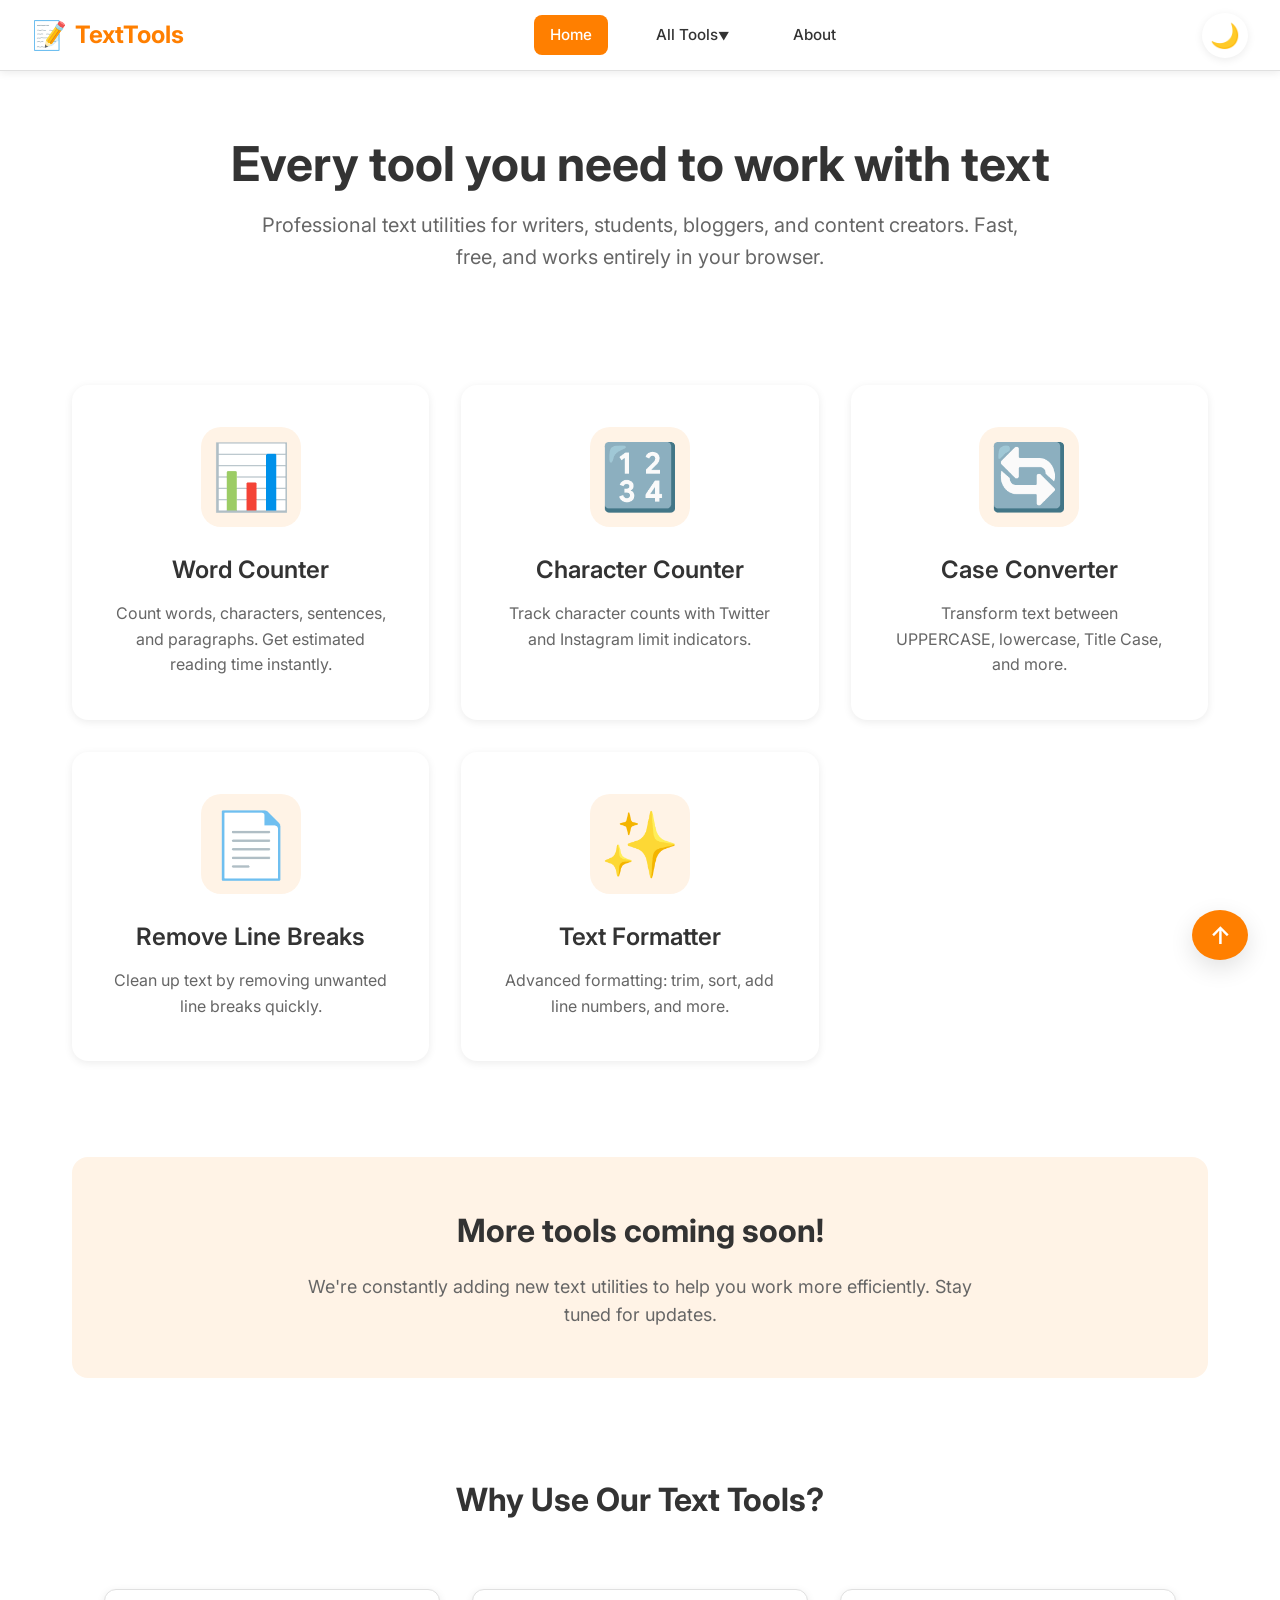
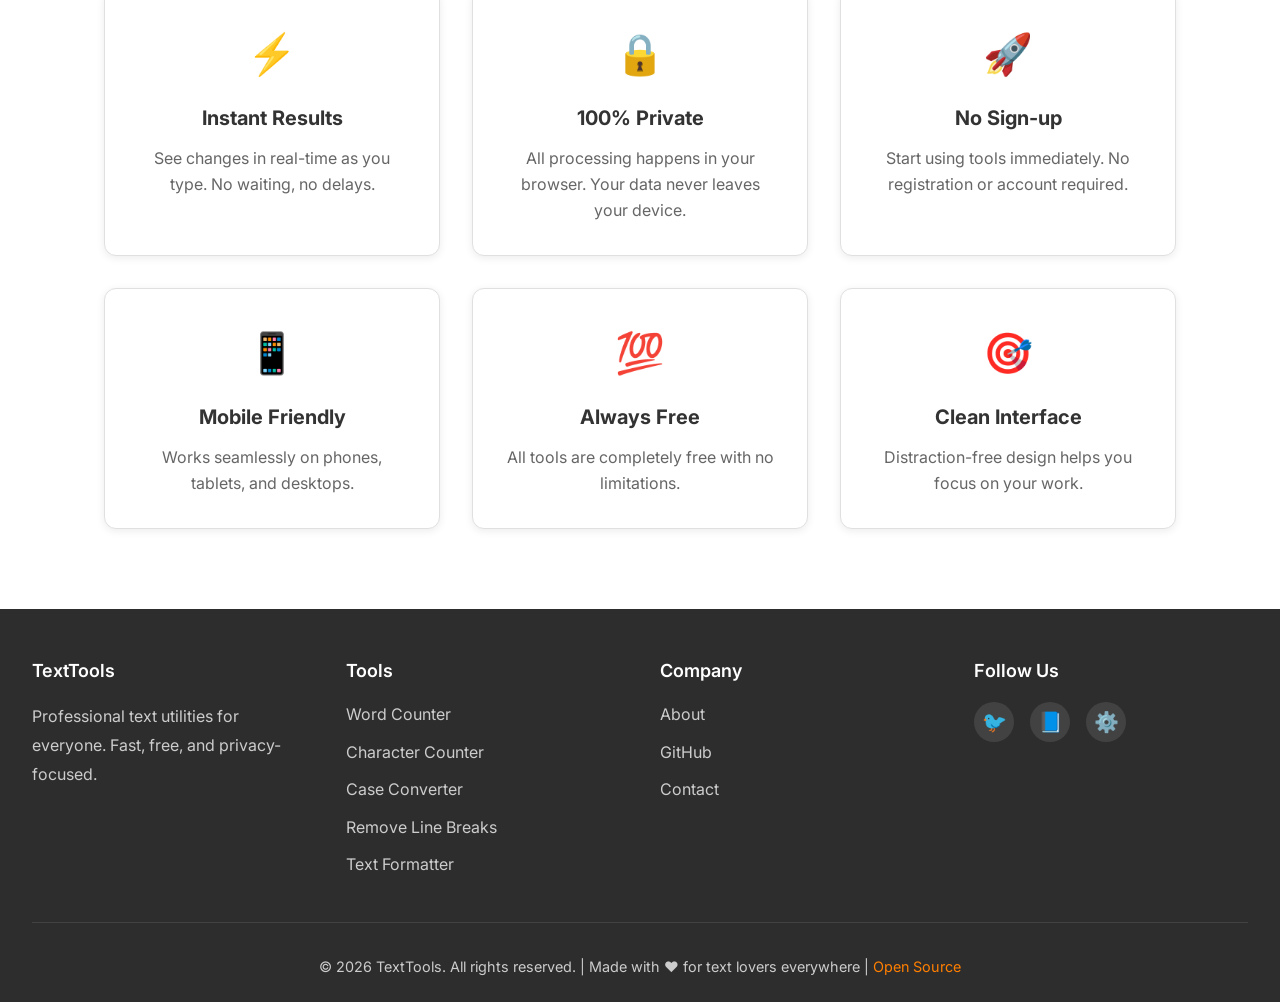
<file: index.html>
<!DOCTYPE html>
<html lang="en">
<head>
    <meta charset="UTF-8">
    <meta name="viewport" content="width=device-width, initial-scale=1.0">
    <title>TextTools - Every tool you need to work with text | Free Online Text Utilities</title>
    <meta name="description" content="Free online text tools including word counter, character counter, case converter, line break remover, and text formatter. Perfect for writers, students, and content creators.">
    
    <!-- Open Graph Meta Tags -->
    <meta property="og:title" content="TextTools - Free Online Text Utilities">
    <meta property="og:description" content="Every tool you need to work with text. Word counter, character counter, case converter, and more.">
    <meta property="og:type" content="website">
    <meta property="og:url" content="https://wonderful809.github.io/word-counter1/">
    
    <!-- Google Fonts -->
    <link rel="preconnect" href="https://fonts.googleapis.com">
    <link rel="preconnect" href="https://fonts.gstatic.com" crossorigin>
    <link href="https://fonts.googleapis.com/css2?family=Inter:wght@400;500;600;700&display=swap" rel="stylesheet">
    
    <link rel="stylesheet" href="css/style.css">
</head>
<body>
    <!-- Navigation -->
    <nav>
        <div class="nav-container">
            <a href="index.html" class="logo">
                <span class="logo-icon">📝</span>
                <span>TextTools</span>
            </a>
            
            <ul class="nav-menu">
                <li><a href="index.html" class="active">Home</a></li>
                <li class="dropdown">
                    <a class="dropdown-trigger">All Tools</a>
                    <div class="dropdown-menu">
                        <a href="word-counter.html">
                            <span class="tool-icon">📊</span>
                            <span>Word Counter</span>
                        </a>
                        <a href="char-counter.html">
                            <span class="tool-icon">🔢</span>
                            <span>Character Counter</span>
                        </a>
                        <a href="case-converter.html">
                            <span class="tool-icon">🔄</span>
                            <span>Case Converter</span>
                        </a>
                        <a href="remove-line-breaks.html">
                            <span class="tool-icon">📄</span>
                            <span>Remove Line Breaks</span>
                        </a>
                        <a href="formatter.html">
                            <span class="tool-icon">✨</span>
                            <span>Text Formatter</span>
                        </a>
                    </div>
                </li>
                <li><a href="#about">About</a></li>
            </ul>
            
            <div style="display: flex; align-items: center; gap: 1rem;">
                <button class="dark-mode-toggle" id="darkModeToggle" aria-label="Toggle dark mode" aria-pressed="false">
                    🌙
                </button>
                <button class="mobile-menu-btn" id="mobileMenuBtn" aria-label="Open menu">
                    ☰
                </button>
            </div>
        </div>
    </nav>

    <!-- Mobile Menu Overlay -->
    <div class="mobile-menu-overlay" id="mobileMenuOverlay"></div>
    
    <!-- Mobile Menu -->
    <div class="mobile-menu" id="mobileMenu">
        <div class="mobile-menu-header">
            <span class="logo">📝 TextTools</span>
            <button class="mobile-menu-close" id="mobileMenuClose" aria-label="Close menu">
                ✕
            </button>
        </div>
        <div class="mobile-menu-content">
            <ul>
                <li><a href="index.html" class="active">Home</a></li>
                <li><a href="word-counter.html">📊 Word Counter</a></li>
                <li><a href="char-counter.html">🔢 Character Counter</a></li>
                <li><a href="case-converter.html">🔄 Case Converter</a></li>
                <li><a href="remove-line-breaks.html">📄 Remove Line Breaks</a></li>
                <li><a href="formatter.html">✨ Text Formatter</a></li>
                <li><a href="#about">About</a></li>
            </ul>
        </div>
    </div>

    <!-- Main Content -->
    <main>
        <!-- Hero Section -->
        <section class="hero">
            <h1>Every tool you need to work with text</h1>
            <p>Professional text utilities for writers, students, bloggers, and content creators. Fast, free, and works entirely in your browser.</p>
        </section>

        <!-- Tool Grid -->
        <div class="container">
            <div class="tool-grid">
                <a href="word-counter.html" class="tool-card scroll-reveal">
                    <div class="tool-icon">
                        <span>📊</span>
                    </div>
                    <h3>Word Counter</h3>
                    <p>Count words, characters, sentences, and paragraphs. Get estimated reading time instantly.</p>
                </a>

                <a href="char-counter.html" class="tool-card scroll-reveal">
                    <div class="tool-icon">
                        <span>🔢</span>
                    </div>
                    <h3>Character Counter</h3>
                    <p>Track character counts with Twitter and Instagram limit indicators.</p>
                </a>

                <a href="case-converter.html" class="tool-card scroll-reveal">
                    <div class="tool-icon">
                        <span>🔄</span>
                    </div>
                    <h3>Case Converter</h3>
                    <p>Transform text between UPPERCASE, lowercase, Title Case, and more.</p>
                </a>

                <a href="remove-line-breaks.html" class="tool-card scroll-reveal">
                    <div class="tool-icon">
                        <span>📄</span>
                    </div>
                    <h3>Remove Line Breaks</h3>
                    <p>Clean up text by removing unwanted line breaks quickly.</p>
                </a>

                <a href="formatter.html" class="tool-card scroll-reveal">
                    <div class="tool-icon">
                        <span>✨</span>
                    </div>
                    <h3>Text Formatter</h3>
                    <p>Advanced formatting: trim, sort, add line numbers, and more.</p>
                </a>
            </div>

            <!-- Promotional Section -->
            <div class="promo-section scroll-reveal">
                <h2>More tools coming soon!</h2>
                <p>We're constantly adding new text utilities to help you work more efficiently. Stay tuned for updates.</p>
            </div>

            <!-- Why Use Section -->
            <section class="seo-section" id="about">
                <h2>Why Use Our Text Tools?</h2>
                <div class="benefits-grid">
                    <div class="benefit-card scroll-reveal">
                        <div class="icon">⚡</div>
                        <h3>Instant Results</h3>
                        <p>See changes in real-time as you type. No waiting, no delays.</p>
                    </div>
                    
                    <div class="benefit-card scroll-reveal">
                        <div class="icon">🔒</div>
                        <h3>100% Private</h3>
                        <p>All processing happens in your browser. Your data never leaves your device.</p>
                    </div>
                    
                    <div class="benefit-card scroll-reveal">
                        <div class="icon">🚀</div>
                        <h3>No Sign-up</h3>
                        <p>Start using tools immediately. No registration or account required.</p>
                    </div>
                    
                    <div class="benefit-card scroll-reveal">
                        <div class="icon">📱</div>
                        <h3>Mobile Friendly</h3>
                        <p>Works seamlessly on phones, tablets, and desktops.</p>
                    </div>
                    
                    <div class="benefit-card scroll-reveal">
                        <div class="icon">💯</div>
                        <h3>Always Free</h3>
                        <p>All tools are completely free with no limitations.</p>
                    </div>
                    
                    <div class="benefit-card scroll-reveal">
                        <div class="icon">🎯</div>
                        <h3>Clean Interface</h3>
                        <p>Distraction-free design helps you focus on your work.</p>
                    </div>
                </div>
            </section>
        </div>
    </main>

    <!-- Footer -->
    <footer>
        <div class="footer-content">
            <div class="footer-column">
                <h3>TextTools</h3>
                <p>Professional text utilities for everyone. Fast, free, and privacy-focused.</p>
            </div>
            
            <div class="footer-column">
                <h3>Tools</h3>
                <ul>
                    <li><a href="word-counter.html">Word Counter</a></li>
                    <li><a href="char-counter.html">Character Counter</a></li>
                    <li><a href="case-converter.html">Case Converter</a></li>
                    <li><a href="remove-line-breaks.html">Remove Line Breaks</a></li>
                    <li><a href="formatter.html">Text Formatter</a></li>
                </ul>
            </div>
            
            <div class="footer-column">
                <h3>Company</h3>
                <ul>
                    <li><a href="#about">About</a></li>
                    <li><a href="https://github.com/wonderful809/word-counter1">GitHub</a></li>
                    <li><a href="https://github.com/wonderful809/word-counter1/issues">Contact</a></li>
                </ul>
            </div>
            
            <div class="footer-column">
                <h3>Follow Us</h3>
                <div class="social-links">
                    <a href="#" aria-label="Twitter">🐦</a>
                    <a href="#" aria-label="Facebook">📘</a>
                    <a href="https://github.com/wonderful809/word-counter1" aria-label="GitHub">⚙️</a>
                </div>
            </div>
        </div>
        
        <div class="footer-bottom">
            <p>&copy; 2026 TextTools. All rights reserved. | Made with ❤️ for text lovers everywhere | <a href="https://github.com/wonderful809/word-counter1">Open Source</a></p>
        </div>
    </footer>

    <!-- Back to Top Button -->
    <button class="back-to-top" id="backToTop" aria-label="Back to top">
        ↑
    </button>

    <script src="js/shared.js"></script>
</body>
</html>
</file>
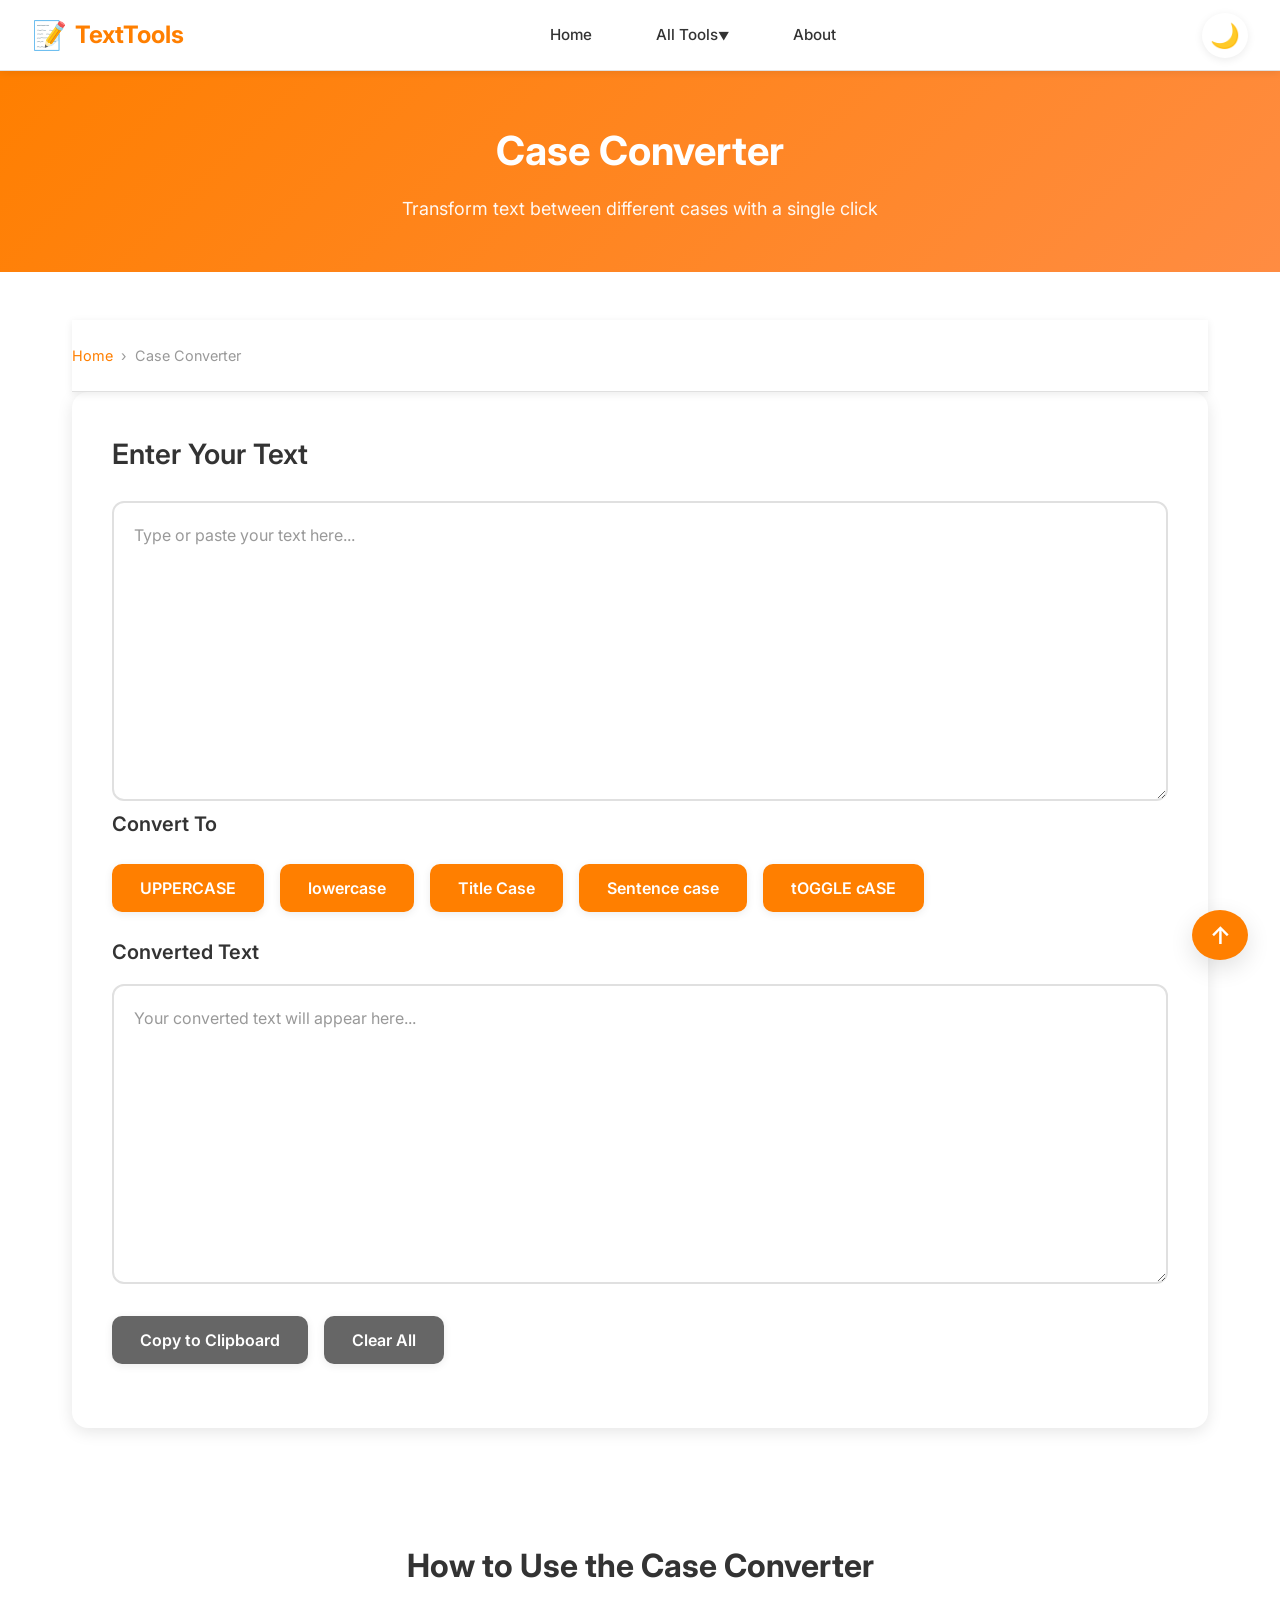
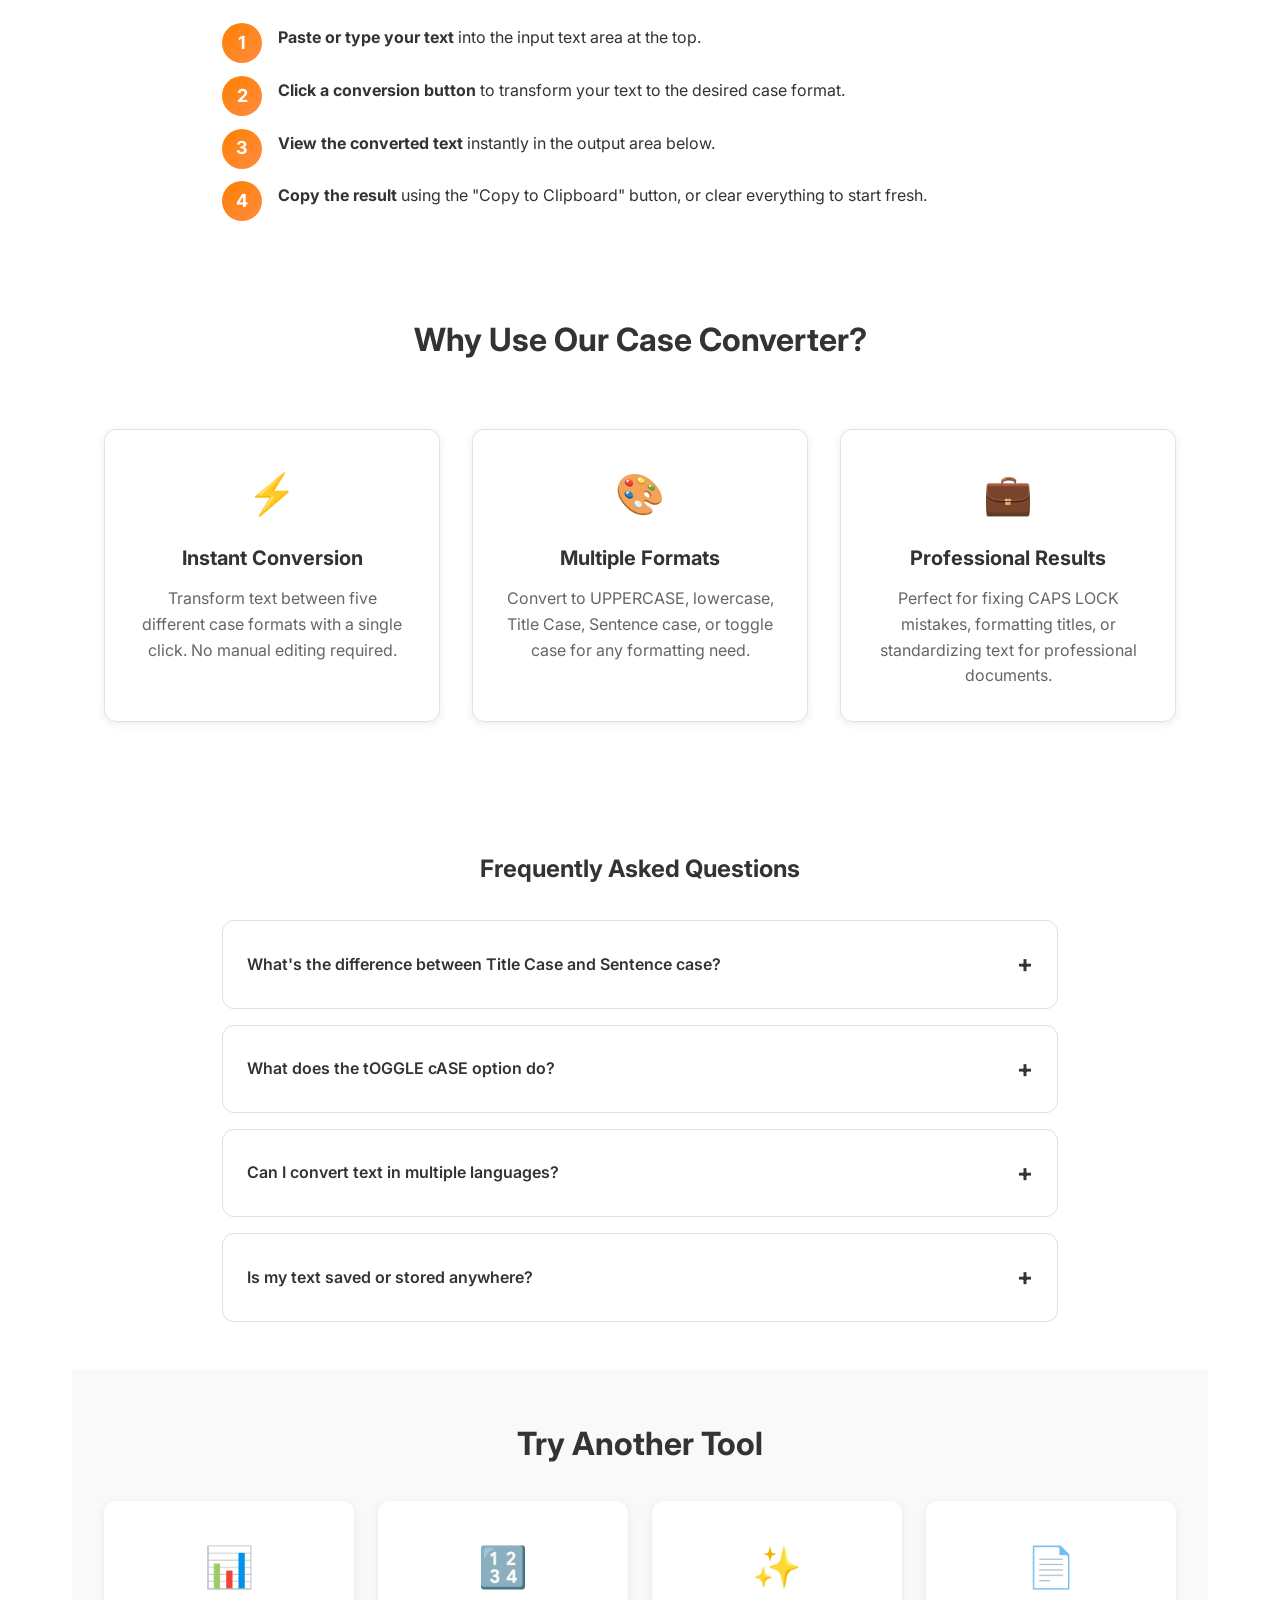
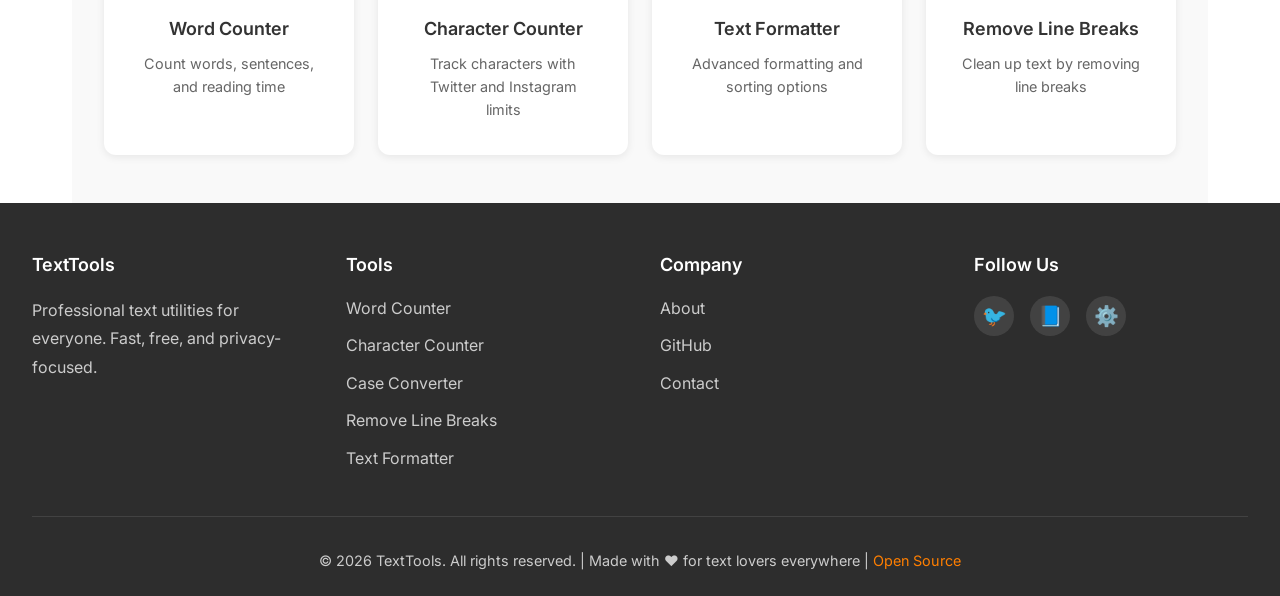
<file: case-converter.html>
<!DOCTYPE html>
<html lang="en">
<head>
    <meta charset="UTF-8">
    <meta name="viewport" content="width=device-width, initial-scale=1.0">
    <title>Case Converter - Transform Text to Upper, Lower, Title, Sentence Case | TextTools</title>
    <meta name="description" content="Free online case converter tool. Convert text to UPPERCASE, lowercase, Title Case, Sentence case, and tOGGLE cASE instantly. Perfect for formatting text quickly.">
    
    <!-- Open Graph Meta Tags -->
    <meta property="og:title" content="Case Converter - Transform Text Case Instantly">
    <meta property="og:description" content="Convert text between different cases: uppercase, lowercase, title case, sentence case, and toggle case.">
    <meta property="og:type" content="website">
    
    <!-- Google Fonts -->
    <link rel="preconnect" href="https://fonts.googleapis.com">
    <link rel="preconnect" href="https://fonts.gstatic.com" crossorigin>
    <link href="https://fonts.googleapis.com/css2?family=Inter:wght@400;500;600;700&display=swap" rel="stylesheet">
    
    <link rel="stylesheet" href="css/style.css">
</head>
<body>
    <!-- Navigation -->
    <nav>
        <div class="nav-container">
            <a href="index.html" class="logo">
                <span class="logo-icon">📝</span>
                <span>TextTools</span>
            </a>
            
            <ul class="nav-menu">
                <li><a href="index.html">Home</a></li>
                <li class="dropdown">
                    <a class="dropdown-trigger">All Tools</a>
                    <div class="dropdown-menu">
                        <a href="word-counter.html">
                            <span class="tool-icon">📊</span>
                            <span>Word Counter</span>
                        </a>
                        <a href="char-counter.html">
                            <span class="tool-icon">🔢</span>
                            <span>Character Counter</span>
                        </a>
                        <a href="case-converter.html">
                            <span class="tool-icon">🔄</span>
                            <span>Case Converter</span>
                        </a>
                        <a href="remove-line-breaks.html">
                            <span class="tool-icon">📄</span>
                            <span>Remove Line Breaks</span>
                        </a>
                        <a href="formatter.html">
                            <span class="tool-icon">✨</span>
                            <span>Text Formatter</span>
                        </a>
                    </div>
                </li>
                <li><a href="index.html#about">About</a></li>
            </ul>
            
            <div style="display: flex; align-items: center; gap: 1rem;">
                <button class="dark-mode-toggle" id="darkModeToggle" aria-label="Toggle dark mode" aria-pressed="false">
                    🌙
                </button>
                <button class="mobile-menu-btn" id="mobileMenuBtn" aria-label="Open menu">
                    ☰
                </button>
            </div>
        </div>
    </nav>

    <!-- Mobile Menu Overlay -->
    <div class="mobile-menu-overlay" id="mobileMenuOverlay"></div>
    
    <!-- Mobile Menu -->
    <div class="mobile-menu" id="mobileMenu">
        <div class="mobile-menu-header">
            <span class="logo">📝 TextTools</span>
            <button class="mobile-menu-close" id="mobileMenuClose" aria-label="Close menu">
                ✕
            </button>
        </div>
        <div class="mobile-menu-content">
            <ul>
                <li><a href="index.html">Home</a></li>
                <li><a href="word-counter.html">📊 Word Counter</a></li>
                <li><a href="char-counter.html">🔢 Character Counter</a></li>
                <li><a href="case-converter.html" class="active">🔄 Case Converter</a></li>
                <li><a href="remove-line-breaks.html">📄 Remove Line Breaks</a></li>
                <li><a href="formatter.html">✨ Text Formatter</a></li>
                <li><a href="index.html#about">About</a></li>
            </ul>
        </div>
    </div>

    <!-- Tool Header Banner -->
    <div class="tool-header">
        <h1>Case Converter</h1>
        <p>Transform text between different cases with a single click</p>
    </div>

    <!-- Main Content -->
    <main>
        <div class="container">
            <!-- Breadcrumb -->
            <nav class="breadcrumb" aria-label="Breadcrumb">
                <a href="index.html">Home</a>
                <span>›</span>
                <span>Case Converter</span>
            </nav>

            <!-- Tool Section -->
            <section class="tool-section">
                <h2>Enter Your Text</h2>
                <textarea id="inputText" placeholder="Type or paste your text here..." aria-label="Input text"></textarea>

                <h3>Convert To</h3>
                <div class="btn-group">
                    <button id="upperCaseBtn" class="primary">UPPERCASE</button>
                    <button id="lowerCaseBtn" class="primary">lowercase</button>
                    <button id="titleCaseBtn" class="primary">Title Case</button>
                    <button id="sentenceCaseBtn" class="primary">Sentence case</button>
                    <button id="toggleCaseBtn" class="primary">tOGGLE cASE</button>
                </div>

                <h3>Converted Text</h3>
                <textarea id="outputText" placeholder="Your converted text will appear here..." aria-label="Output text" readonly></textarea>

                <div class="btn-group">
                    <button id="copyBtn" class="secondary">Copy to Clipboard</button>
                    <button id="clearBtn" class="secondary">Clear All</button>
                </div>
            </section>

            <!-- SEO Content: How to Use -->
            <section class="seo-section">
                <div class="how-to-use">
                    <h2>How to Use the Case Converter</h2>
                    <ol>
                        <li><strong>Paste or type your text</strong> into the input text area at the top.</li>
                        <li><strong>Click a conversion button</strong> to transform your text to the desired case format.</li>
                        <li><strong>View the converted text</strong> instantly in the output area below.</li>
                        <li><strong>Copy the result</strong> using the "Copy to Clipboard" button, or clear everything to start fresh.</li>
                    </ol>
                </div>

                <!-- Benefits -->
                <h2>Why Use Our Case Converter?</h2>
                <div class="benefits-grid">
                    <div class="benefit-card">
                        <div class="icon">⚡</div>
                        <h3>Instant Conversion</h3>
                        <p>Transform text between five different case formats with a single click. No manual editing required.</p>
                    </div>
                    
                    <div class="benefit-card">
                        <div class="icon">🎨</div>
                        <h3>Multiple Formats</h3>
                        <p>Convert to UPPERCASE, lowercase, Title Case, Sentence case, or toggle case for any formatting need.</p>
                    </div>
                    
                    <div class="benefit-card">
                        <div class="icon">💼</div>
                        <h3>Professional Results</h3>
                        <p>Perfect for fixing CAPS LOCK mistakes, formatting titles, or standardizing text for professional documents.</p>
                    </div>
                </div>
            </section>

            <!-- FAQ Section -->
            <section class="faq-section">
                <h2 style="text-align: center; margin-bottom: 2rem;">Frequently Asked Questions</h2>
                
                <div class="faq-item">
                    <div class="faq-question">What's the difference between Title Case and Sentence case?</div>
                    <div class="faq-answer">
                        <p>Title Case capitalizes the first letter of every word, making it ideal for headlines and titles (e.g., "The Quick Brown Fox"). Sentence case only capitalizes the first letter of each sentence, like normal prose (e.g., "The quick brown fox. Another sentence here.").</p>
                    </div>
                </div>

                <div class="faq-item">
                    <div class="faq-question">What does the tOGGLE cASE option do?</div>
                    <div class="faq-answer">
                        <p>Toggle case inverts the case of every character in your text. Lowercase letters become uppercase and uppercase letters become lowercase. It's useful for fixing text that was typed with CAPS LOCK accidentally enabled.</p>
                    </div>
                </div>

                <div class="faq-item">
                    <div class="faq-question">Can I convert text in multiple languages?</div>
                    <div class="faq-answer">
                        <p>Yes! The case converter works with any language that has uppercase and lowercase letters, including accented characters and special alphabets.</p>
                    </div>
                </div>

                <div class="faq-item">
                    <div class="faq-question">Is my text saved or stored anywhere?</div>
                    <div class="faq-answer">
                        <p>No, all text conversion happens locally in your browser. Your text is never uploaded to any server or stored anywhere. Your privacy is completely protected.</p>
                    </div>
                </div>
            </section>

            <!-- Try Another Tool Section -->
            <section class="try-another-section">
                <h2>Try Another Tool</h2>
                <div class="tool-suggestions">
                    <a href="word-counter.html" class="tool-suggestion-card">
                        <div class="icon">📊</div>
                        <h3>Word Counter</h3>
                        <p>Count words, sentences, and reading time</p>
                    </a>
                    
                    <a href="char-counter.html" class="tool-suggestion-card">
                        <div class="icon">🔢</div>
                        <h3>Character Counter</h3>
                        <p>Track characters with Twitter and Instagram limits</p>
                    </a>
                    
                    <a href="formatter.html" class="tool-suggestion-card">
                        <div class="icon">✨</div>
                        <h3>Text Formatter</h3>
                        <p>Advanced formatting and sorting options</p>
                    </a>
                    
                    <a href="remove-line-breaks.html" class="tool-suggestion-card">
                        <div class="icon">📄</div>
                        <h3>Remove Line Breaks</h3>
                        <p>Clean up text by removing line breaks</p>
                    </a>
                </div>
            </section>
        </div>
    </main>

    <!-- Footer -->
    <footer>
        <div class="footer-content">
            <div class="footer-column">
                <h3>TextTools</h3>
                <p>Professional text utilities for everyone. Fast, free, and privacy-focused.</p>
            </div>
            
            <div class="footer-column">
                <h3>Tools</h3>
                <ul>
                    <li><a href="word-counter.html">Word Counter</a></li>
                    <li><a href="char-counter.html">Character Counter</a></li>
                    <li><a href="case-converter.html">Case Converter</a></li>
                    <li><a href="remove-line-breaks.html">Remove Line Breaks</a></li>
                    <li><a href="formatter.html">Text Formatter</a></li>
                </ul>
            </div>
            
            <div class="footer-column">
                <h3>Company</h3>
                <ul>
                    <li><a href="index.html#about">About</a></li>
                    <li><a href="https://github.com/wonderful809/word-counter1">GitHub</a></li>
                    <li><a href="https://github.com/wonderful809/word-counter1/issues">Contact</a></li>
                </ul>
            </div>
            
            <div class="footer-column">
                <h3>Follow Us</h3>
                <div class="social-links">
                    <a href="#" aria-label="Twitter">🐦</a>
                    <a href="#" aria-label="Facebook">📘</a>
                    <a href="https://github.com/wonderful809/word-counter1" aria-label="GitHub">⚙️</a>
                </div>
            </div>
        </div>
        
        <div class="footer-bottom">
            <p>&copy; 2026 TextTools. All rights reserved. | Made with ❤️ for text lovers everywhere | <a href="https://github.com/wonderful809/word-counter1">Open Source</a></p>
        </div>
    </footer>

    <!-- Back to Top Button -->
    <button class="back-to-top" id="backToTop" aria-label="Back to top">
        ↑
    </button>

    <script src="js/shared.js"></script>
    <script src="js/case-converter.js"></script>
</body>
</html>
</file>
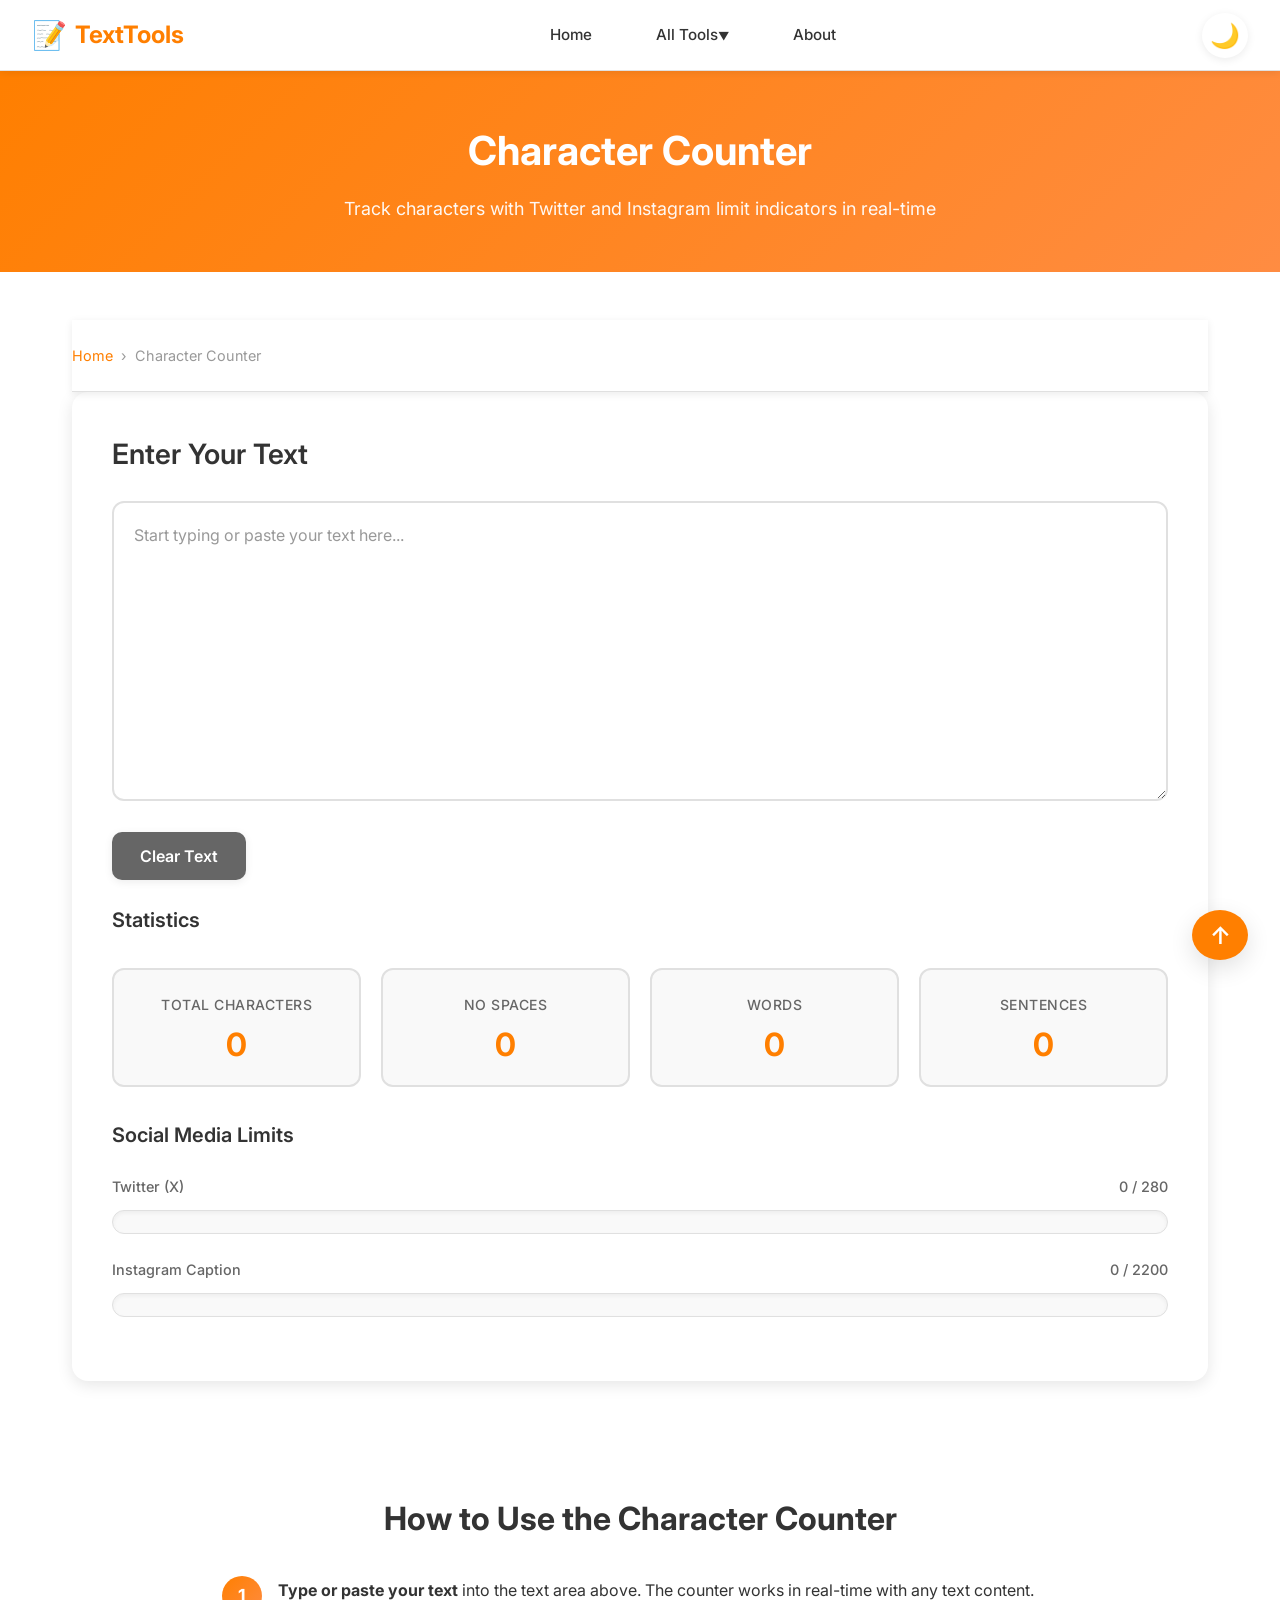
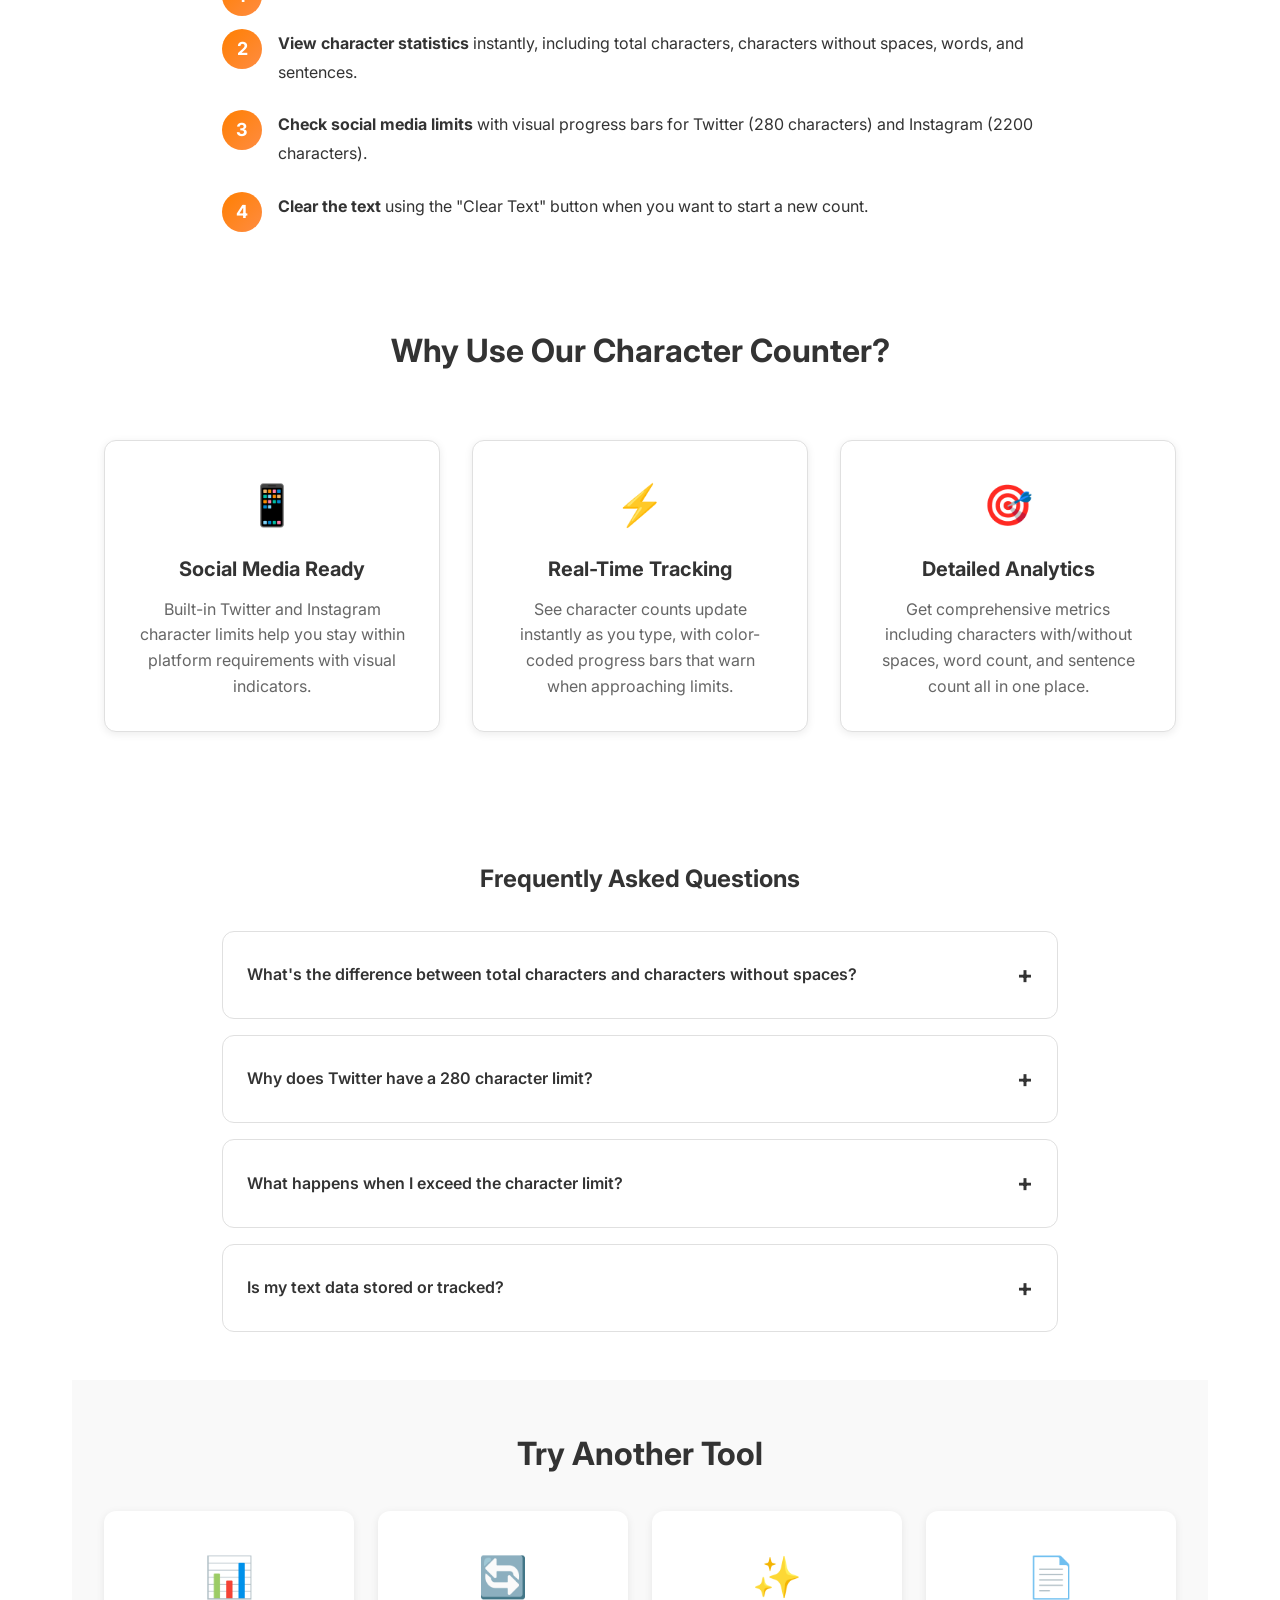
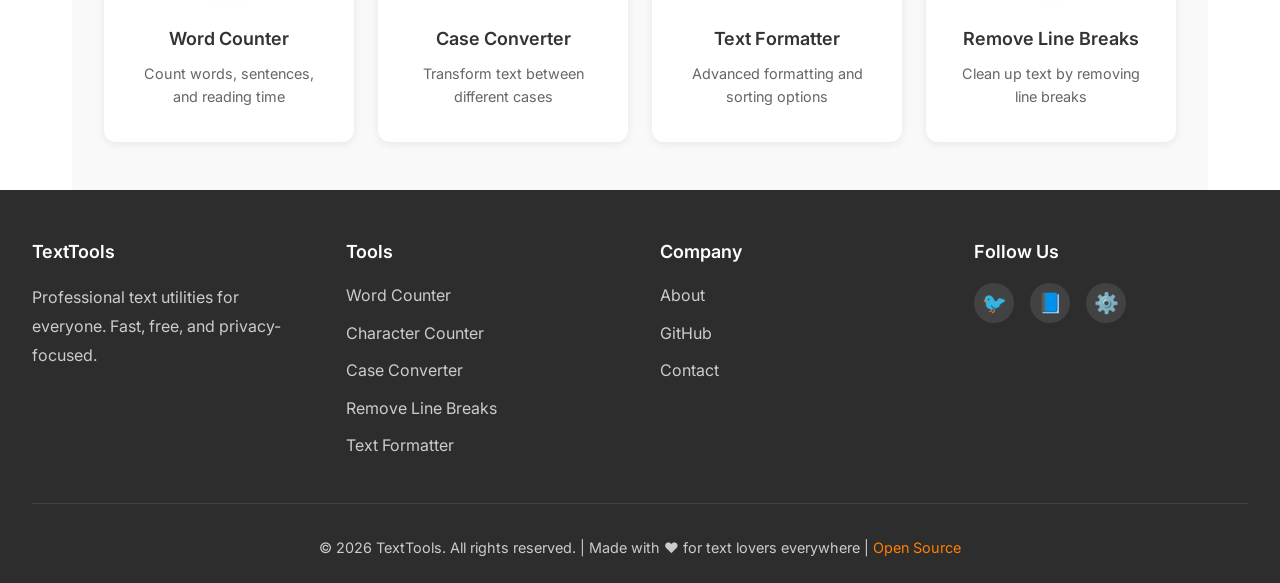
<file: char-counter.html>
<!DOCTYPE html>
<html lang="en">
<head>
    <meta charset="UTF-8">
    <meta name="viewport" content="width=device-width, initial-scale=1.0">
    <title>Character Counter - Track Characters with Twitter & Instagram Limits | TextTools</title>
    <meta name="description" content="Free online character counter tool. Track characters, words, sentences with real-time Twitter and Instagram character limit indicators. Perfect for social media posts.">
    
    <!-- Open Graph Meta Tags -->
    <meta property="og:title" content="Character Counter - Free Character & Social Media Limit Tracker">
    <meta property="og:description" content="Track characters with Twitter and Instagram limits in real-time.">
    <meta property="og:type" content="website">
    
    <!-- Google Fonts -->
    <link rel="preconnect" href="https://fonts.googleapis.com">
    <link rel="preconnect" href="https://fonts.gstatic.com" crossorigin>
    <link href="https://fonts.googleapis.com/css2?family=Inter:wght@400;500;600;700&display=swap" rel="stylesheet">
    
    <link rel="stylesheet" href="css/style.css">
</head>
<body>
    <!-- Navigation -->
    <nav>
        <div class="nav-container">
            <a href="index.html" class="logo">
                <span class="logo-icon">📝</span>
                <span>TextTools</span>
            </a>
            
            <ul class="nav-menu">
                <li><a href="index.html">Home</a></li>
                <li class="dropdown">
                    <a class="dropdown-trigger">All Tools</a>
                    <div class="dropdown-menu">
                        <a href="word-counter.html">
                            <span class="tool-icon">📊</span>
                            <span>Word Counter</span>
                        </a>
                        <a href="char-counter.html">
                            <span class="tool-icon">🔢</span>
                            <span>Character Counter</span>
                        </a>
                        <a href="case-converter.html">
                            <span class="tool-icon">🔄</span>
                            <span>Case Converter</span>
                        </a>
                        <a href="remove-line-breaks.html">
                            <span class="tool-icon">📄</span>
                            <span>Remove Line Breaks</span>
                        </a>
                        <a href="formatter.html">
                            <span class="tool-icon">✨</span>
                            <span>Text Formatter</span>
                        </a>
                    </div>
                </li>
                <li><a href="index.html#about">About</a></li>
            </ul>
            
            <div style="display: flex; align-items: center; gap: 1rem;">
                <button class="dark-mode-toggle" id="darkModeToggle" aria-label="Toggle dark mode" aria-pressed="false">
                    🌙
                </button>
                <button class="mobile-menu-btn" id="mobileMenuBtn" aria-label="Open menu">
                    ☰
                </button>
            </div>
        </div>
    </nav>

    <!-- Mobile Menu Overlay -->
    <div class="mobile-menu-overlay" id="mobileMenuOverlay"></div>
    
    <!-- Mobile Menu -->
    <div class="mobile-menu" id="mobileMenu">
        <div class="mobile-menu-header">
            <span class="logo">📝 TextTools</span>
            <button class="mobile-menu-close" id="mobileMenuClose" aria-label="Close menu">
                ✕
            </button>
        </div>
        <div class="mobile-menu-content">
            <ul>
                <li><a href="index.html">Home</a></li>
                <li><a href="word-counter.html">📊 Word Counter</a></li>
                <li><a href="char-counter.html" class="active">🔢 Character Counter</a></li>
                <li><a href="case-converter.html">🔄 Case Converter</a></li>
                <li><a href="remove-line-breaks.html">📄 Remove Line Breaks</a></li>
                <li><a href="formatter.html">✨ Text Formatter</a></li>
                <li><a href="index.html#about">About</a></li>
            </ul>
        </div>
    </div>

    <!-- Tool Header Banner -->
    <div class="tool-header">
        <h1>Character Counter</h1>
        <p>Track characters with Twitter and Instagram limit indicators in real-time</p>
    </div>

    <!-- Main Content -->
    <main>
        <div class="container">
            <!-- Breadcrumb -->
            <nav class="breadcrumb" aria-label="Breadcrumb">
                <a href="index.html">Home</a>
                <span>›</span>
                <span>Character Counter</span>
            </nav>

            <!-- Tool Section -->
            <section class="tool-section">
                <h2>Enter Your Text</h2>
                <textarea id="textInput" placeholder="Start typing or paste your text here..." aria-label="Text input"></textarea>

                <div class="btn-group">
                    <button id="clearBtn" class="secondary">Clear Text</button>
                </div>

                <h3>Statistics</h3>
                <div class="stats">
                    <div class="stat-box">
                        <div class="label">Total Characters</div>
                        <div class="value" id="totalChars">0</div>
                    </div>
                    <div class="stat-box">
                        <div class="label">No Spaces</div>
                        <div class="value" id="charsNoSpaces">0</div>
                    </div>
                    <div class="stat-box">
                        <div class="label">Words</div>
                        <div class="value" id="wordCount">0</div>
                    </div>
                    <div class="stat-box">
                        <div class="label">Sentences</div>
                        <div class="value" id="sentenceCount">0</div>
                    </div>
                </div>

                <h3>Social Media Limits</h3>
                <div class="progress-container">
                    <div class="progress-label">
                        <span>Twitter (X)</span>
                        <span id="twitterCount">0 / 280</span>
                    </div>
                    <div class="progress-bar">
                        <div id="twitterProgress" class="progress-fill"></div>
                    </div>
                </div>

                <div class="progress-container">
                    <div class="progress-label">
                        <span>Instagram Caption</span>
                        <span id="instagramCount">0 / 2,200</span>
                    </div>
                    <div class="progress-bar">
                        <div id="instagramProgress" class="progress-fill"></div>
                    </div>
                </div>
            </section>

            <!-- SEO Content: How to Use -->
            <section class="seo-section">
                <div class="how-to-use">
                    <h2>How to Use the Character Counter</h2>
                    <ol>
                        <li><strong>Type or paste your text</strong> into the text area above. The counter works in real-time with any text content.</li>
                        <li><strong>View character statistics</strong> instantly, including total characters, characters without spaces, words, and sentences.</li>
                        <li><strong>Check social media limits</strong> with visual progress bars for Twitter (280 characters) and Instagram (2200 characters).</li>
                        <li><strong>Clear the text</strong> using the "Clear Text" button when you want to start a new count.</li>
                    </ol>
                </div>

                <!-- Benefits -->
                <h2>Why Use Our Character Counter?</h2>
                <div class="benefits-grid">
                    <div class="benefit-card">
                        <div class="icon">📱</div>
                        <h3>Social Media Ready</h3>
                        <p>Built-in Twitter and Instagram character limits help you stay within platform requirements with visual indicators.</p>
                    </div>
                    
                    <div class="benefit-card">
                        <div class="icon">⚡</div>
                        <h3>Real-Time Tracking</h3>
                        <p>See character counts update instantly as you type, with color-coded progress bars that warn when approaching limits.</p>
                    </div>
                    
                    <div class="benefit-card">
                        <div class="icon">🎯</div>
                        <h3>Detailed Analytics</h3>
                        <p>Get comprehensive metrics including characters with/without spaces, word count, and sentence count all in one place.</p>
                    </div>
                </div>
            </section>

            <!-- FAQ Section -->
            <section class="faq-section">
                <h2 style="text-align: center; margin-bottom: 2rem;">Frequently Asked Questions</h2>
                
                <div class="faq-item">
                    <div class="faq-question">What's the difference between total characters and characters without spaces?</div>
                    <div class="faq-answer">
                        <p>Total characters includes every character in your text, including spaces, punctuation, and line breaks. Characters without spaces excludes all whitespace, showing only letters, numbers, and symbols.</p>
                    </div>
                </div>

                <div class="faq-item">
                    <div class="faq-question">Why does Twitter have a 280 character limit?</div>
                    <div class="faq-answer">
                        <p>Twitter (now X) expanded from 140 to 280 characters in 2017 to allow for more expressive tweets. Our counter helps you maximize your message while staying within this limit.</p>
                    </div>
                </div>

                <div class="faq-item">
                    <div class="faq-question">What happens when I exceed the character limit?</div>
                    <div class="faq-answer">
                        <p>The progress bar will turn red to alert you when you've exceeded a platform's limit. You'll need to trim your text before posting to that social media platform.</p>
                    </div>
                </div>

                <div class="faq-item">
                    <div class="faq-question">Is my text data stored or tracked?</div>
                    <div class="faq-answer">
                        <p>No, all processing happens in your browser. Your text never leaves your device, isn't sent to any server, and we don't store or track any of your content.</p>
                    </div>
                </div>
            </section>

            <!-- Try Another Tool Section -->
            <section class="try-another-section">
                <h2>Try Another Tool</h2>
                <div class="tool-suggestions">
                    <a href="word-counter.html" class="tool-suggestion-card">
                        <div class="icon">📊</div>
                        <h3>Word Counter</h3>
                        <p>Count words, sentences, and reading time</p>
                    </a>
                    
                    <a href="case-converter.html" class="tool-suggestion-card">
                        <div class="icon">🔄</div>
                        <h3>Case Converter</h3>
                        <p>Transform text between different cases</p>
                    </a>
                    
                    <a href="formatter.html" class="tool-suggestion-card">
                        <div class="icon">✨</div>
                        <h3>Text Formatter</h3>
                        <p>Advanced formatting and sorting options</p>
                    </a>
                    
                    <a href="remove-line-breaks.html" class="tool-suggestion-card">
                        <div class="icon">📄</div>
                        <h3>Remove Line Breaks</h3>
                        <p>Clean up text by removing line breaks</p>
                    </a>
                </div>
            </section>
        </div>
    </main>

    <!-- Footer -->
    <footer>
        <div class="footer-content">
            <div class="footer-column">
                <h3>TextTools</h3>
                <p>Professional text utilities for everyone. Fast, free, and privacy-focused.</p>
            </div>
            
            <div class="footer-column">
                <h3>Tools</h3>
                <ul>
                    <li><a href="word-counter.html">Word Counter</a></li>
                    <li><a href="char-counter.html">Character Counter</a></li>
                    <li><a href="case-converter.html">Case Converter</a></li>
                    <li><a href="remove-line-breaks.html">Remove Line Breaks</a></li>
                    <li><a href="formatter.html">Text Formatter</a></li>
                </ul>
            </div>
            
            <div class="footer-column">
                <h3>Company</h3>
                <ul>
                    <li><a href="index.html#about">About</a></li>
                    <li><a href="https://github.com/wonderful809/word-counter1">GitHub</a></li>
                    <li><a href="https://github.com/wonderful809/word-counter1/issues">Contact</a></li>
                </ul>
            </div>
            
            <div class="footer-column">
                <h3>Follow Us</h3>
                <div class="social-links">
                    <a href="#" aria-label="Twitter">🐦</a>
                    <a href="#" aria-label="Facebook">📘</a>
                    <a href="https://github.com/wonderful809/word-counter1" aria-label="GitHub">⚙️</a>
                </div>
            </div>
        </div>
        
        <div class="footer-bottom">
            <p>&copy; 2026 TextTools. All rights reserved. | Made with ❤️ for text lovers everywhere | <a href="https://github.com/wonderful809/word-counter1">Open Source</a></p>
        </div>
    </footer>

    <!-- Back to Top Button -->
    <button class="back-to-top" id="backToTop" aria-label="Back to top">
        ↑
    </button>

    <script src="js/shared.js"></script>
    <script src="js/char-counter.js"></script>
</body>
</html>
</file>
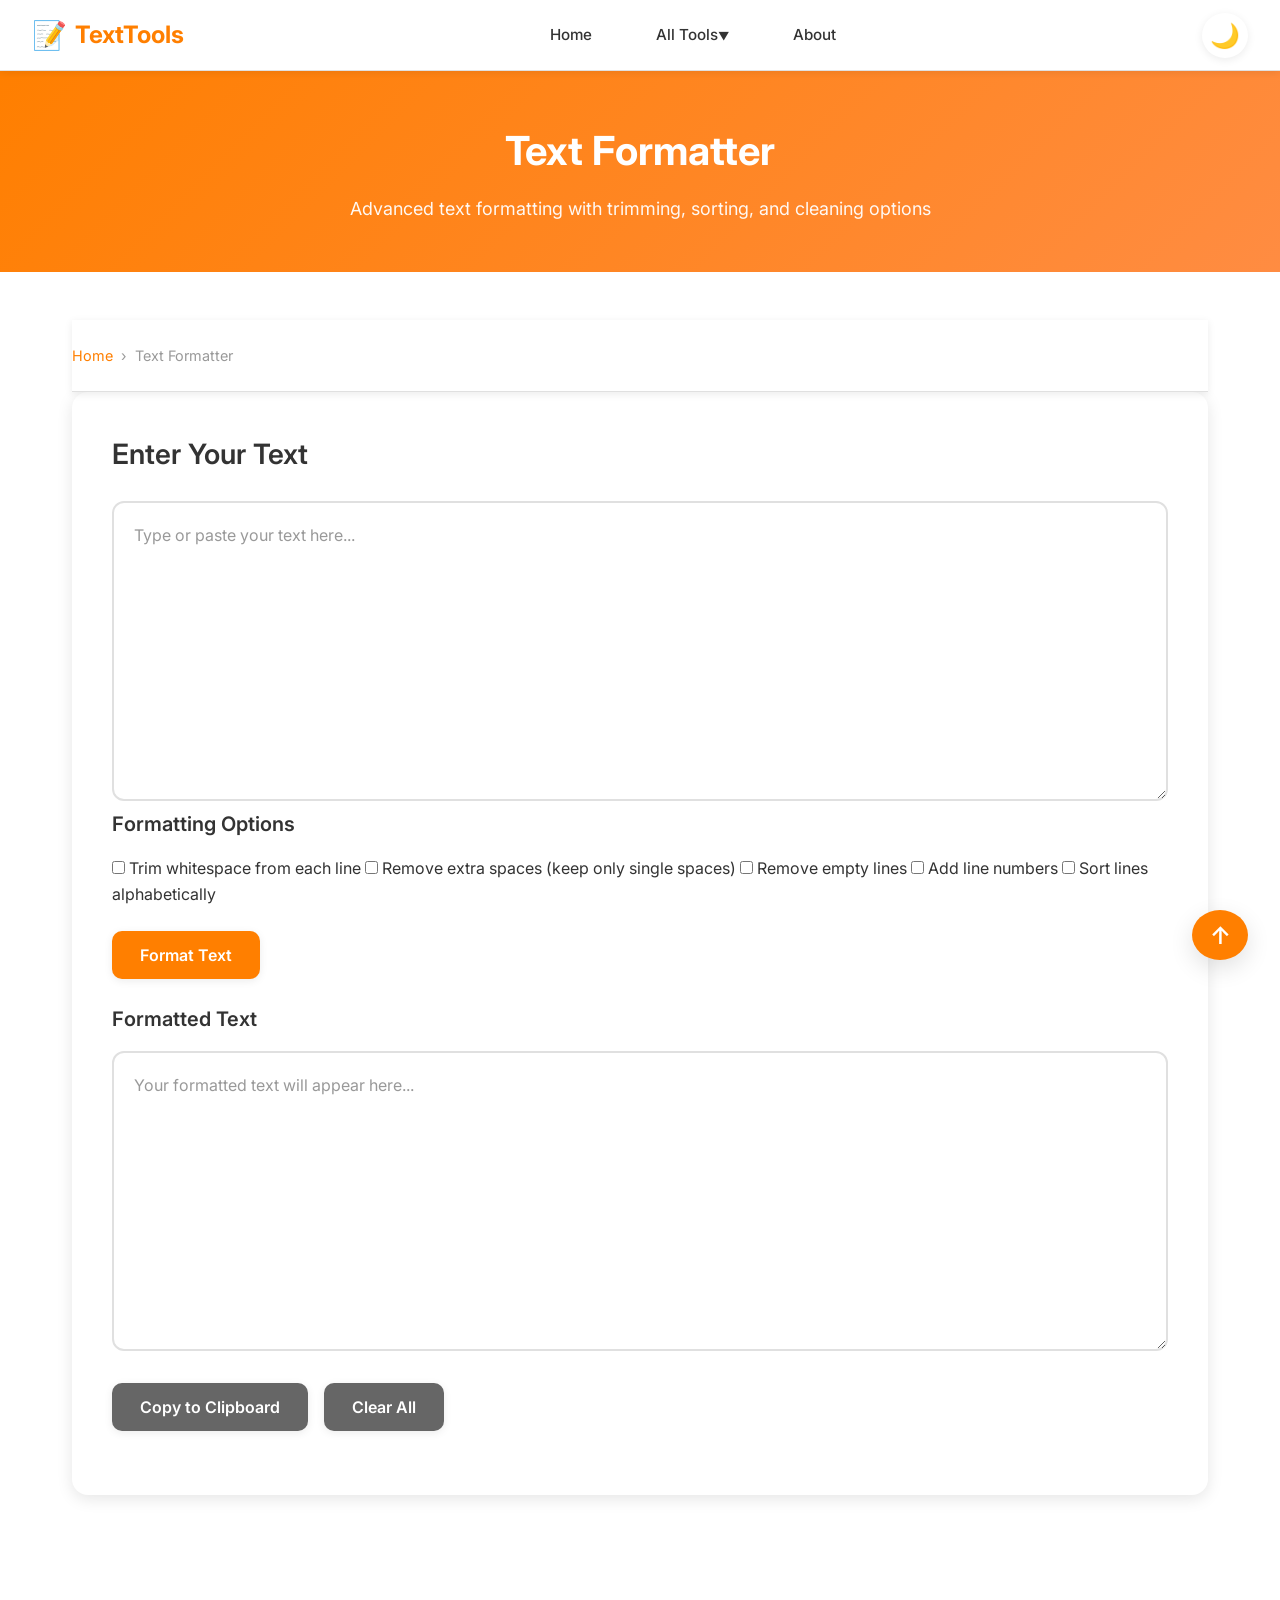
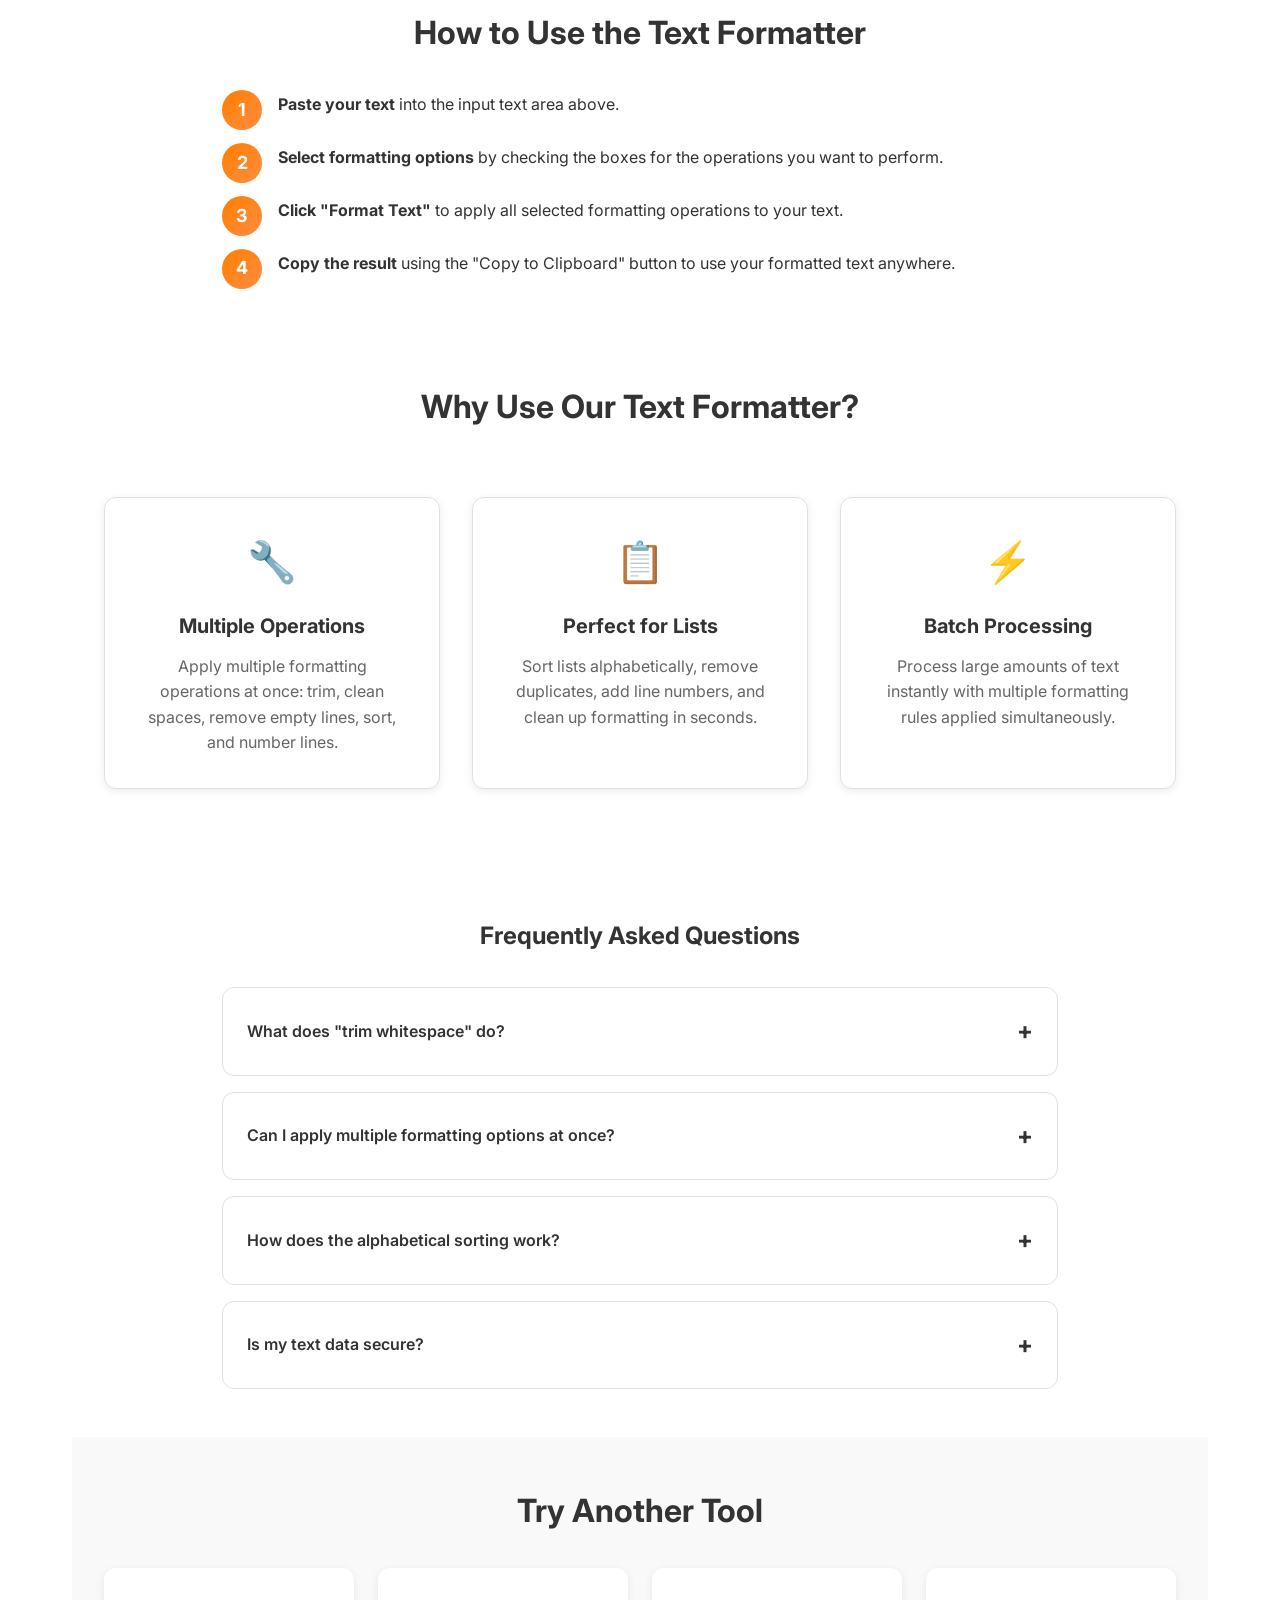
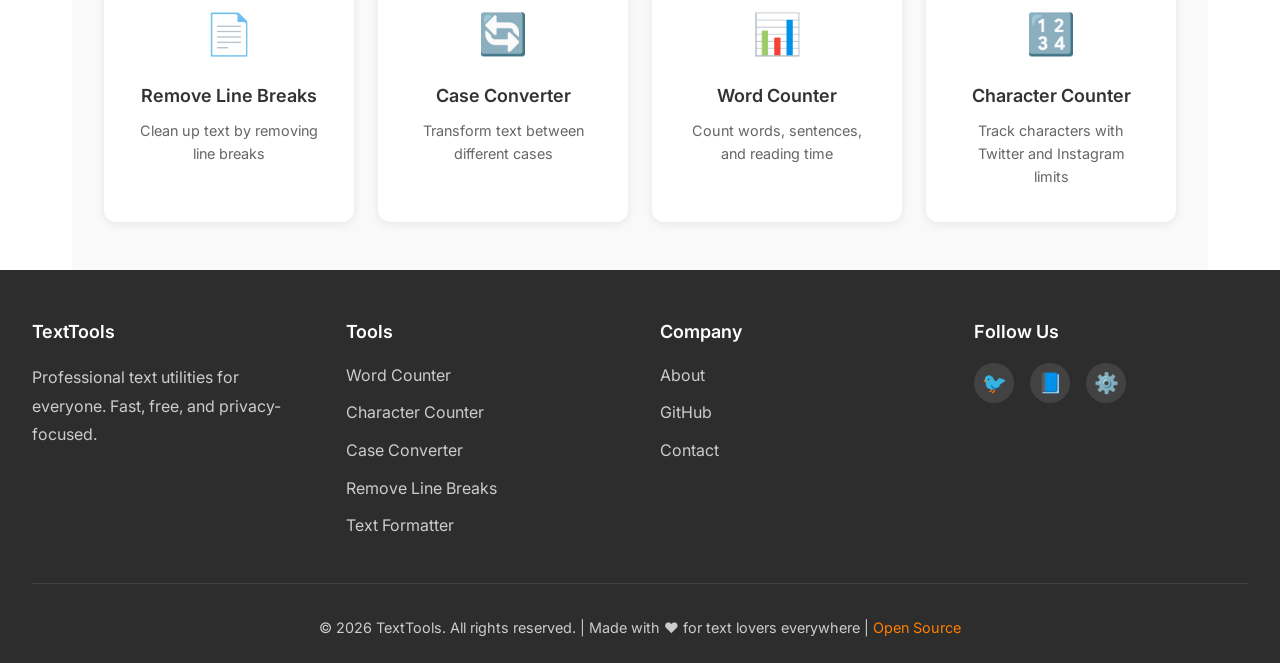
<file: formatter.html>
<!DOCTYPE html>
<html lang="en">
<head>
    <meta charset="UTF-8">
    <meta name="viewport" content="width=device-width, initial-scale=1.0">
    <title>Text Formatter - Trim, Sort, Format & Clean Text | TextTools</title>
    <meta name="description" content="Free online text formatter tool. Trim whitespace, remove extra spaces, delete empty lines, add line numbers, and sort text alphabetically. Advanced text formatting made easy.">
    
    <!-- Open Graph Meta Tags -->
    <meta property="og:title" content="Text Formatter - Advanced Text Formatting & Cleanup">
    <meta property="og:description" content="Format and clean text with trimming, sorting, line numbers, and more.">
    <meta property="og:type" content="website">
    
    <!-- Google Fonts -->
    <link rel="preconnect" href="https://fonts.googleapis.com">
    <link rel="preconnect" href="https://fonts.gstatic.com" crossorigin>
    <link href="https://fonts.googleapis.com/css2?family=Inter:wght@400;500;600;700&display=swap" rel="stylesheet">
    
    <link rel="stylesheet" href="css/style.css">
</head>
<body>
    <!-- Navigation -->
    <nav>
        <div class="nav-container">
            <a href="index.html" class="logo">
                <span class="logo-icon">📝</span>
                <span>TextTools</span>
            </a>
            
            <ul class="nav-menu">
                <li><a href="index.html">Home</a></li>
                <li class="dropdown">
                    <a class="dropdown-trigger">All Tools</a>
                    <div class="dropdown-menu">
                        <a href="word-counter.html">
                            <span class="tool-icon">📊</span>
                            <span>Word Counter</span>
                        </a>
                        <a href="char-counter.html">
                            <span class="tool-icon">🔢</span>
                            <span>Character Counter</span>
                        </a>
                        <a href="case-converter.html">
                            <span class="tool-icon">🔄</span>
                            <span>Case Converter</span>
                        </a>
                        <a href="remove-line-breaks.html">
                            <span class="tool-icon">📄</span>
                            <span>Remove Line Breaks</span>
                        </a>
                        <a href="formatter.html">
                            <span class="tool-icon">✨</span>
                            <span>Text Formatter</span>
                        </a>
                    </div>
                </li>
                <li><a href="index.html#about">About</a></li>
            </ul>
            
            <div style="display: flex; align-items: center; gap: 1rem;">
                <button class="dark-mode-toggle" id="darkModeToggle" aria-label="Toggle dark mode" aria-pressed="false">
                    🌙
                </button>
                <button class="mobile-menu-btn" id="mobileMenuBtn" aria-label="Open menu">
                    ☰
                </button>
            </div>
        </div>
    </nav>

    <!-- Mobile Menu Overlay -->
    <div class="mobile-menu-overlay" id="mobileMenuOverlay"></div>
    
    <!-- Mobile Menu -->
    <div class="mobile-menu" id="mobileMenu">
        <div class="mobile-menu-header">
            <span class="logo">📝 TextTools</span>
            <button class="mobile-menu-close" id="mobileMenuClose" aria-label="Close menu">
                ✕
            </button>
        </div>
        <div class="mobile-menu-content">
            <ul>
                <li><a href="index.html">Home</a></li>
                <li><a href="word-counter.html">📊 Word Counter</a></li>
                <li><a href="char-counter.html">🔢 Character Counter</a></li>
                <li><a href="case-converter.html">🔄 Case Converter</a></li>
                <li><a href="remove-line-breaks.html">📄 Remove Line Breaks</a></li>
                <li><a href="formatter.html" class="active">✨ Text Formatter</a></li>
                <li><a href="index.html#about">About</a></li>
            </ul>
        </div>
    </div>

    <!-- Tool Header Banner -->
    <div class="tool-header">
        <h1>Text Formatter</h1>
        <p>Advanced text formatting with trimming, sorting, and cleaning options</p>
    </div>

    <!-- Main Content -->
    <main>
        <div class="container">
            <!-- Breadcrumb -->
            <nav class="breadcrumb" aria-label="Breadcrumb">
                <a href="index.html">Home</a>
                <span>›</span>
                <span>Text Formatter</span>
            </nav>

            <!-- Tool Section -->
            <section class="tool-section">
                <h2>Enter Your Text</h2>
                <textarea id="inputText" placeholder="Type or paste your text here..." aria-label="Input text"></textarea>

                <h3>Formatting Options</h3>
                <div class="checkbox-group">
                    <label class="checkbox-label">
                        <input type="checkbox" id="trimWhitespace">
                        <span>Trim whitespace from each line</span>
                    </label>
                    <label class="checkbox-label">
                        <input type="checkbox" id="removeExtraSpaces">
                        <span>Remove extra spaces (keep only single spaces)</span>
                    </label>
                    <label class="checkbox-label">
                        <input type="checkbox" id="removeEmptyLines">
                        <span>Remove empty lines</span>
                    </label>
                    <label class="checkbox-label">
                        <input type="checkbox" id="addLineNumbers">
                        <span>Add line numbers</span>
                    </label>
                    <label class="checkbox-label">
                        <input type="checkbox" id="sortAlphabetically">
                        <span>Sort lines alphabetically</span>
                    </label>
                </div>

                <div class="btn-group">
                    <button id="formatBtn" class="primary">Format Text</button>
                </div>

                <h3>Formatted Text</h3>
                <textarea id="outputText" placeholder="Your formatted text will appear here..." aria-label="Output text" readonly></textarea>

                <div class="btn-group">
                    <button id="copyBtn" class="secondary">Copy to Clipboard</button>
                    <button id="clearBtn" class="secondary">Clear All</button>
                </div>
            </section>

            <!-- SEO Content: How to Use -->
            <section class="seo-section">
                <div class="how-to-use">
                    <h2>How to Use the Text Formatter</h2>
                    <ol>
                        <li><strong>Paste your text</strong> into the input text area above.</li>
                        <li><strong>Select formatting options</strong> by checking the boxes for the operations you want to perform.</li>
                        <li><strong>Click "Format Text"</strong> to apply all selected formatting operations to your text.</li>
                        <li><strong>Copy the result</strong> using the "Copy to Clipboard" button to use your formatted text anywhere.</li>
                    </ol>
                </div>

                <!-- Benefits -->
                <h2>Why Use Our Text Formatter?</h2>
                <div class="benefits-grid">
                    <div class="benefit-card">
                        <div class="icon">🔧</div>
                        <h3>Multiple Operations</h3>
                        <p>Apply multiple formatting operations at once: trim, clean spaces, remove empty lines, sort, and number lines.</p>
                    </div>
                    
                    <div class="benefit-card">
                        <div class="icon">📋</div>
                        <h3>Perfect for Lists</h3>
                        <p>Sort lists alphabetically, remove duplicates, add line numbers, and clean up formatting in seconds.</p>
                    </div>
                    
                    <div class="benefit-card">
                        <div class="icon">⚡</div>
                        <h3>Batch Processing</h3>
                        <p>Process large amounts of text instantly with multiple formatting rules applied simultaneously.</p>
                    </div>
                </div>
            </section>

            <!-- FAQ Section -->
            <section class="faq-section">
                <h2 style="text-align: center; margin-bottom: 2rem;">Frequently Asked Questions</h2>
                
                <div class="faq-item">
                    <div class="faq-question">What does "trim whitespace" do?</div>
                    <div class="faq-answer">
                        <p>Trimming whitespace removes all spaces and tabs from the beginning and end of each line, while preserving spaces within the line. This is useful for cleaning up indented or copied text.</p>
                    </div>
                </div>

                <div class="faq-item">
                    <div class="faq-question">Can I apply multiple formatting options at once?</div>
                    <div class="faq-answer">
                        <p>Yes! Check as many options as you need. The formatter will apply them in a logical order: trimming first, then removing extra spaces, then empty lines, then sorting, and finally adding line numbers.</p>
                    </div>
                </div>

                <div class="faq-item">
                    <div class="faq-question">How does the alphabetical sorting work?</div>
                    <div class="faq-answer">
                        <p>The tool sorts lines alphabetically in ascending order (A to Z), ignoring case. Numbers come before letters. This is perfect for organizing lists, names, or any line-based content.</p>
                    </div>
                </div>

                <div class="faq-item">
                    <div class="faq-question">Is my text data secure?</div>
                    <div class="faq-answer">
                        <p>Absolutely. All text formatting happens entirely in your browser. Your text is never uploaded to any server, stored, or transmitted anywhere. Your privacy is fully protected.</p>
                    </div>
                </div>
            </section>

            <!-- Try Another Tool Section -->
            <section class="try-another-section">
                <h2>Try Another Tool</h2>
                <div class="tool-suggestions">
                    <a href="remove-line-breaks.html" class="tool-suggestion-card">
                        <div class="icon">📄</div>
                        <h3>Remove Line Breaks</h3>
                        <p>Clean up text by removing line breaks</p>
                    </a>
                    
                    <a href="case-converter.html" class="tool-suggestion-card">
                        <div class="icon">🔄</div>
                        <h3>Case Converter</h3>
                        <p>Transform text between different cases</p>
                    </a>
                    
                    <a href="word-counter.html" class="tool-suggestion-card">
                        <div class="icon">📊</div>
                        <h3>Word Counter</h3>
                        <p>Count words, sentences, and reading time</p>
                    </a>
                    
                    <a href="char-counter.html" class="tool-suggestion-card">
                        <div class="icon">🔢</div>
                        <h3>Character Counter</h3>
                        <p>Track characters with Twitter and Instagram limits</p>
                    </a>
                </div>
            </section>
        </div>
    </main>

    <!-- Footer -->
    <footer>
        <div class="footer-content">
            <div class="footer-column">
                <h3>TextTools</h3>
                <p>Professional text utilities for everyone. Fast, free, and privacy-focused.</p>
            </div>
            
            <div class="footer-column">
                <h3>Tools</h3>
                <ul>
                    <li><a href="word-counter.html">Word Counter</a></li>
                    <li><a href="char-counter.html">Character Counter</a></li>
                    <li><a href="case-converter.html">Case Converter</a></li>
                    <li><a href="remove-line-breaks.html">Remove Line Breaks</a></li>
                    <li><a href="formatter.html">Text Formatter</a></li>
                </ul>
            </div>
            
            <div class="footer-column">
                <h3>Company</h3>
                <ul>
                    <li><a href="index.html#about">About</a></li>
                    <li><a href="https://github.com/wonderful809/word-counter1">GitHub</a></li>
                    <li><a href="https://github.com/wonderful809/word-counter1/issues">Contact</a></li>
                </ul>
            </div>
            
            <div class="footer-column">
                <h3>Follow Us</h3>
                <div class="social-links">
                    <a href="#" aria-label="Twitter">🐦</a>
                    <a href="#" aria-label="Facebook">📘</a>
                    <a href="https://github.com/wonderful809/word-counter1" aria-label="GitHub">⚙️</a>
                </div>
            </div>
        </div>
        
        <div class="footer-bottom">
            <p>&copy; 2026 TextTools. All rights reserved. | Made with ❤️ for text lovers everywhere | <a href="https://github.com/wonderful809/word-counter1">Open Source</a></p>
        </div>
    </footer>

    <!-- Back to Top Button -->
    <button class="back-to-top" id="backToTop" aria-label="Back to top">
        ↑
    </button>

    <script src="js/shared.js"></script>
    <script src="js/formatter.js"></script>
</body>
</html>
</file>
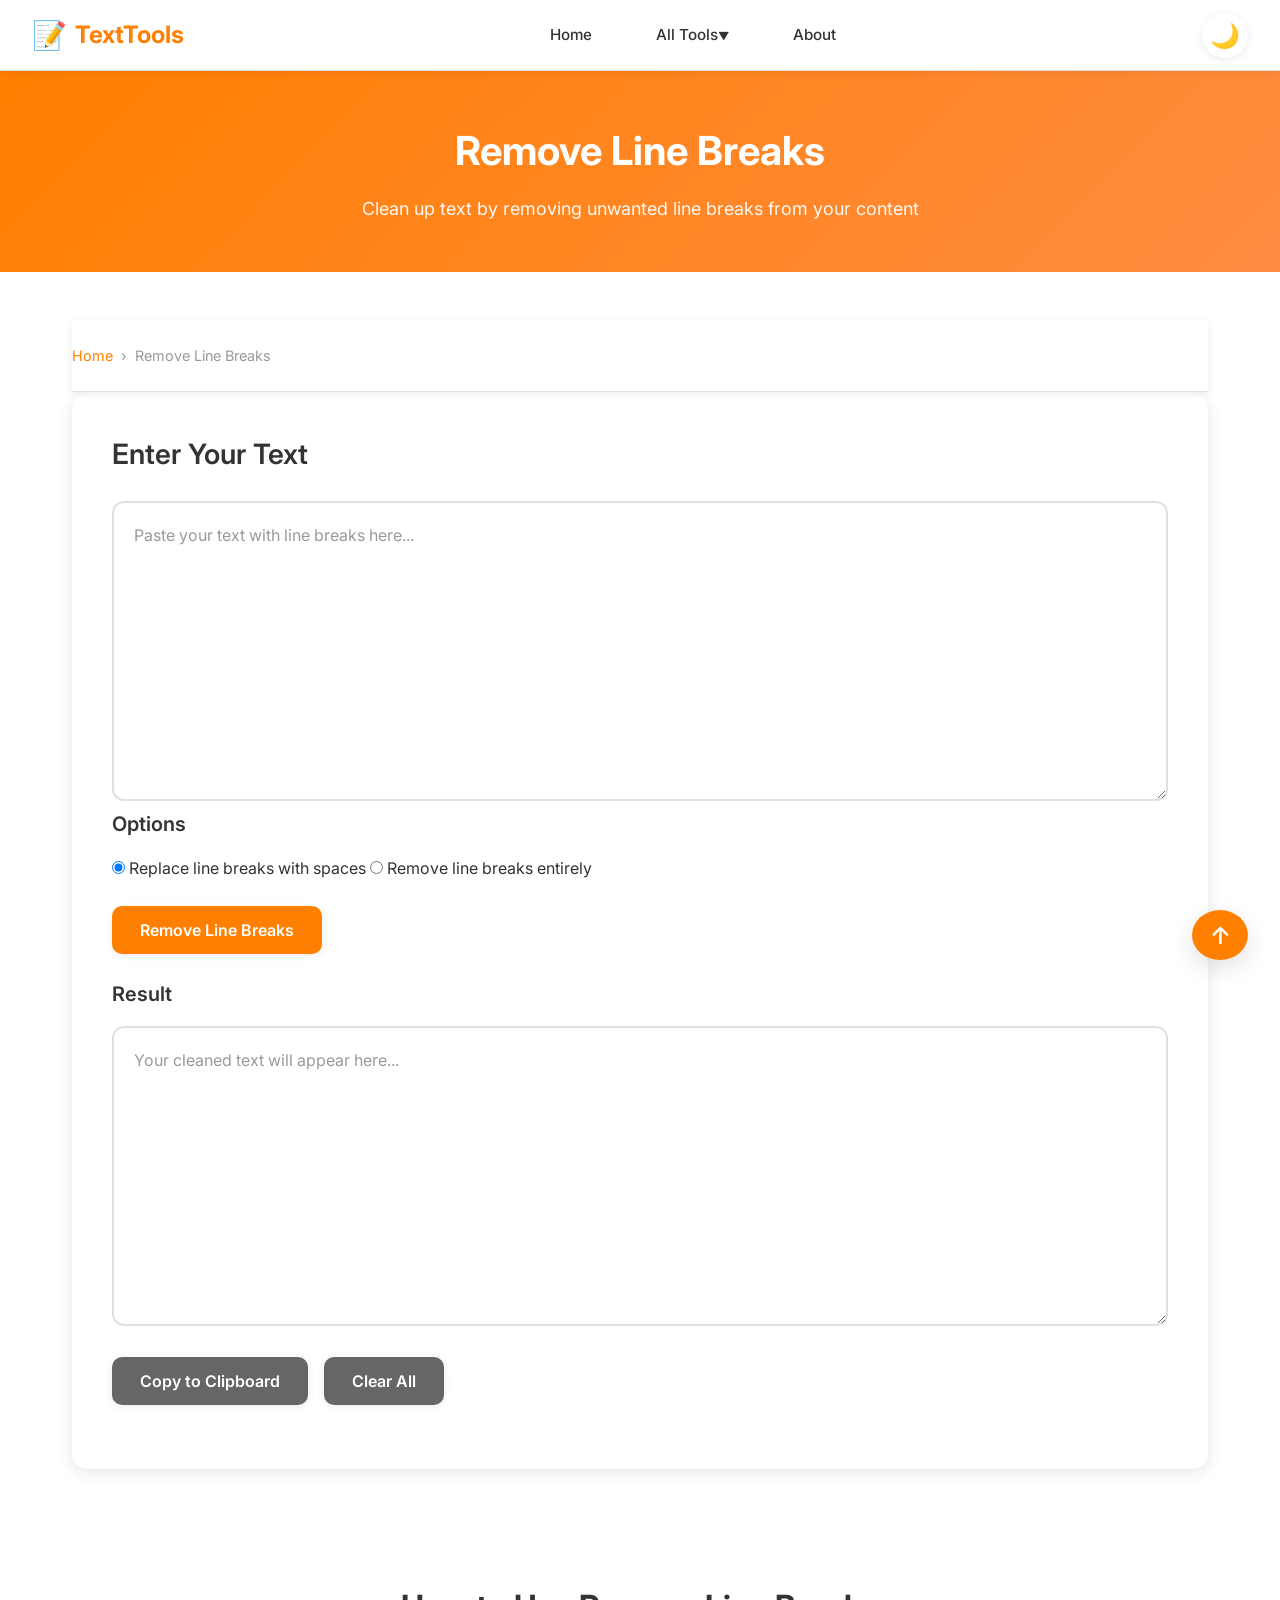
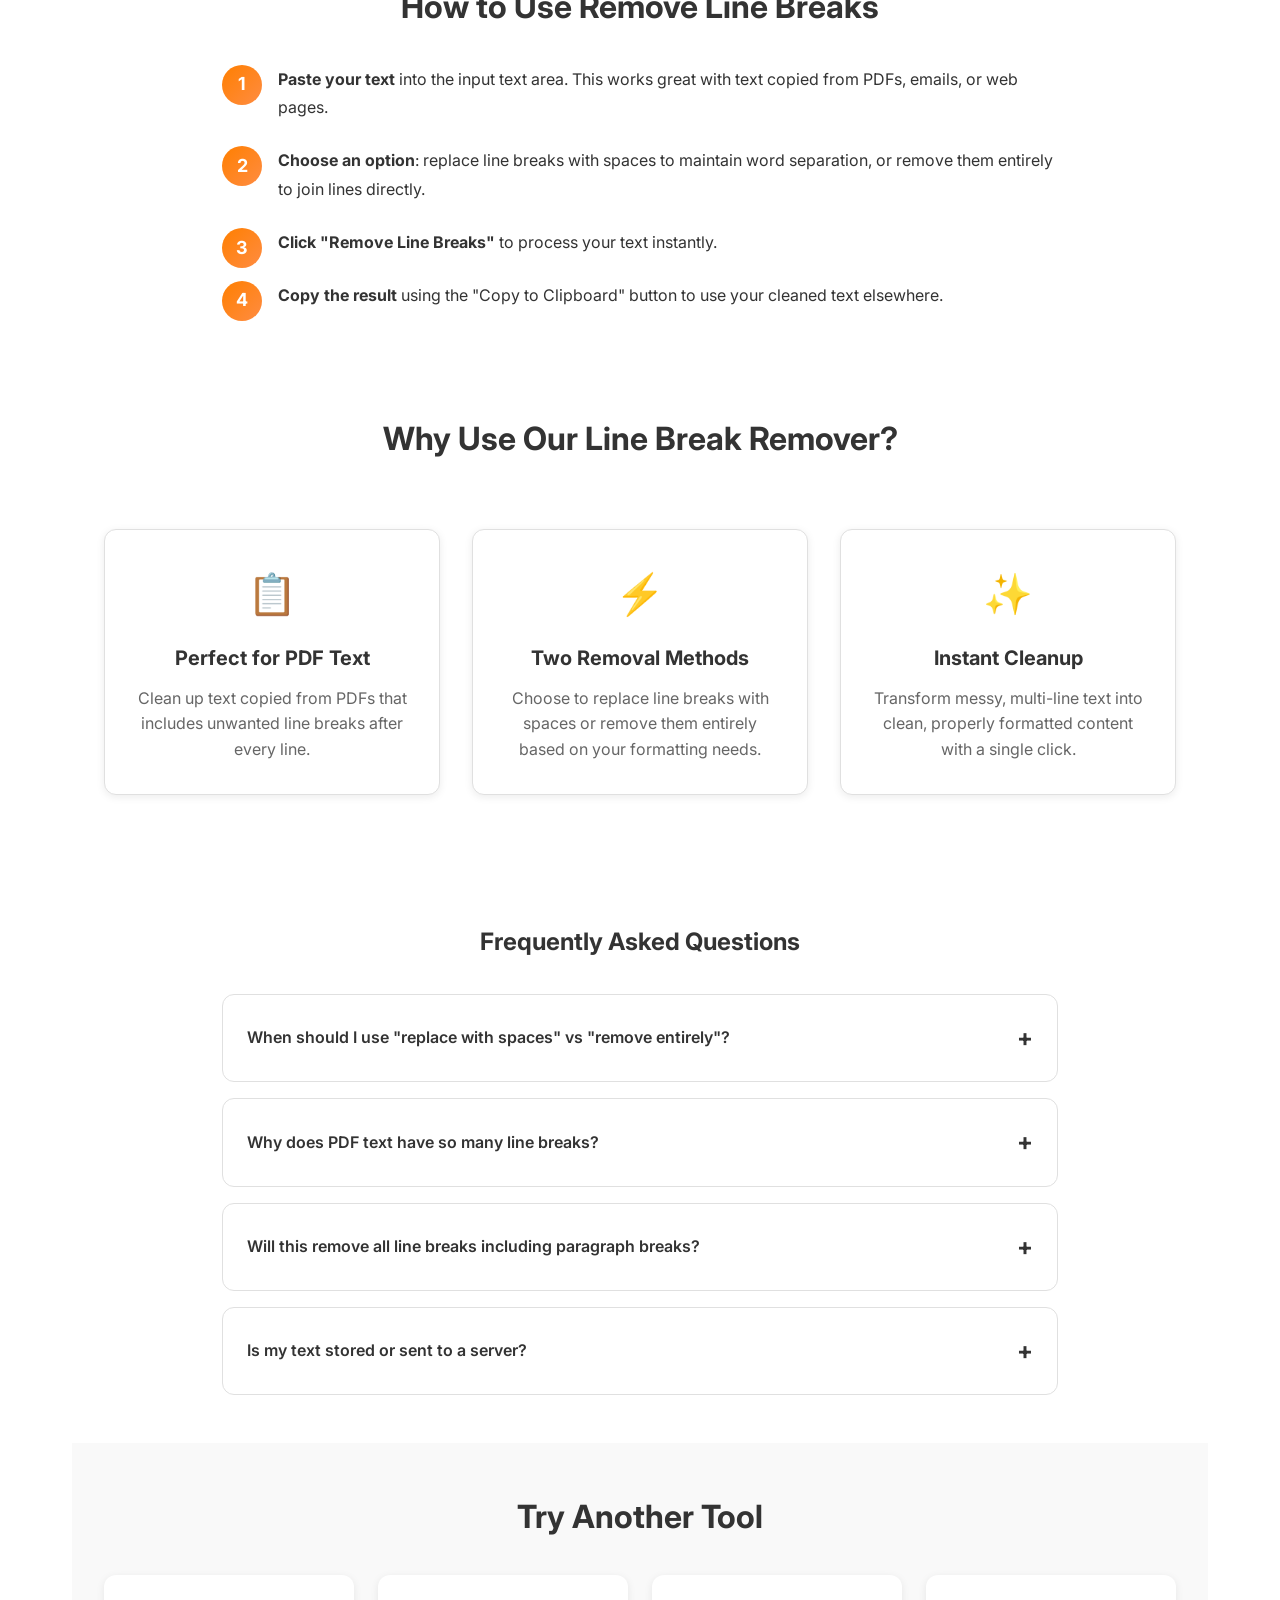
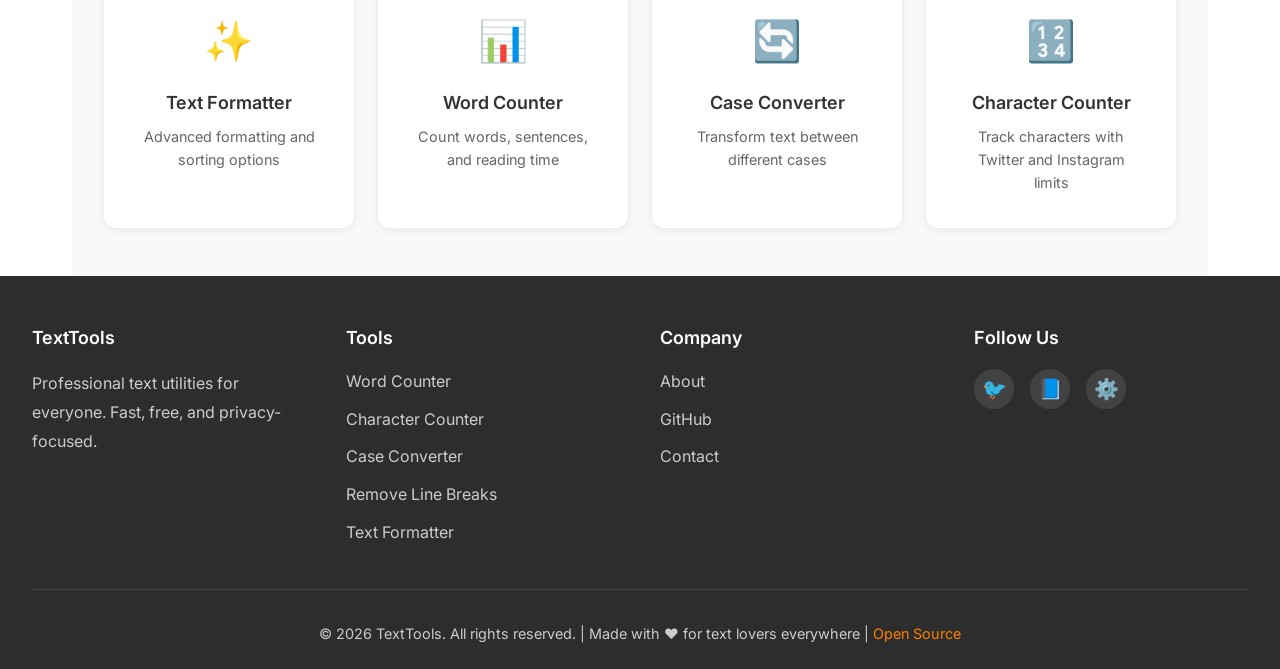
<file: remove-line-breaks.html>
<!DOCTYPE html>
<html lang="en">
<head>
    <meta charset="UTF-8">
    <meta name="viewport" content="width=device-width, initial-scale=1.0">
    <title>Remove Line Breaks - Clean Up Text & Remove Unwanted Line Breaks | TextTools</title>
    <meta name="description" content="Free online tool to remove line breaks from text. Replace line breaks with spaces or remove them entirely. Perfect for cleaning up copied text and formatting.">
    
    <!-- Open Graph Meta Tags -->
    <meta property="og:title" content="Remove Line Breaks - Clean Up Text Instantly">
    <meta property="og:description" content="Remove unwanted line breaks from text by replacing with spaces or removing entirely.">
    <meta property="og:type" content="website">
    
    <!-- Google Fonts -->
    <link rel="preconnect" href="https://fonts.googleapis.com">
    <link rel="preconnect" href="https://fonts.gstatic.com" crossorigin>
    <link href="https://fonts.googleapis.com/css2?family=Inter:wght@400;500;600;700&display=swap" rel="stylesheet">
    
    <link rel="stylesheet" href="css/style.css">
</head>
<body>
    <!-- Navigation -->
    <nav>
        <div class="nav-container">
            <a href="index.html" class="logo">
                <span class="logo-icon">📝</span>
                <span>TextTools</span>
            </a>
            
            <ul class="nav-menu">
                <li><a href="index.html">Home</a></li>
                <li class="dropdown">
                    <a class="dropdown-trigger">All Tools</a>
                    <div class="dropdown-menu">
                        <a href="word-counter.html">
                            <span class="tool-icon">📊</span>
                            <span>Word Counter</span>
                        </a>
                        <a href="char-counter.html">
                            <span class="tool-icon">🔢</span>
                            <span>Character Counter</span>
                        </a>
                        <a href="case-converter.html">
                            <span class="tool-icon">🔄</span>
                            <span>Case Converter</span>
                        </a>
                        <a href="remove-line-breaks.html">
                            <span class="tool-icon">📄</span>
                            <span>Remove Line Breaks</span>
                        </a>
                        <a href="formatter.html">
                            <span class="tool-icon">✨</span>
                            <span>Text Formatter</span>
                        </a>
                    </div>
                </li>
                <li><a href="index.html#about">About</a></li>
            </ul>
            
            <div style="display: flex; align-items: center; gap: 1rem;">
                <button class="dark-mode-toggle" id="darkModeToggle" aria-label="Toggle dark mode" aria-pressed="false">
                    🌙
                </button>
                <button class="mobile-menu-btn" id="mobileMenuBtn" aria-label="Open menu">
                    ☰
                </button>
            </div>
        </div>
    </nav>

    <!-- Mobile Menu Overlay -->
    <div class="mobile-menu-overlay" id="mobileMenuOverlay"></div>
    
    <!-- Mobile Menu -->
    <div class="mobile-menu" id="mobileMenu">
        <div class="mobile-menu-header">
            <span class="logo">📝 TextTools</span>
            <button class="mobile-menu-close" id="mobileMenuClose" aria-label="Close menu">
                ✕
            </button>
        </div>
        <div class="mobile-menu-content">
            <ul>
                <li><a href="index.html">Home</a></li>
                <li><a href="word-counter.html">📊 Word Counter</a></li>
                <li><a href="char-counter.html">🔢 Character Counter</a></li>
                <li><a href="case-converter.html">🔄 Case Converter</a></li>
                <li><a href="remove-line-breaks.html" class="active">📄 Remove Line Breaks</a></li>
                <li><a href="formatter.html">✨ Text Formatter</a></li>
                <li><a href="index.html#about">About</a></li>
            </ul>
        </div>
    </div>

    <!-- Tool Header Banner -->
    <div class="tool-header">
        <h1>Remove Line Breaks</h1>
        <p>Clean up text by removing unwanted line breaks from your content</p>
    </div>

    <!-- Main Content -->
    <main>
        <div class="container">
            <!-- Breadcrumb -->
            <nav class="breadcrumb" aria-label="Breadcrumb">
                <a href="index.html">Home</a>
                <span>›</span>
                <span>Remove Line Breaks</span>
            </nav>

            <!-- Tool Section -->
            <section class="tool-section">
                <h2>Enter Your Text</h2>
                <textarea id="inputText" placeholder="Paste your text with line breaks here..." aria-label="Input text"></textarea>

                <h3>Options</h3>
                <div class="radio-group">
                    <label class="radio-label">
                        <input type="radio" name="breakOption" value="space" checked>
                        <span>Replace line breaks with spaces</span>
                    </label>
                    <label class="radio-label">
                        <input type="radio" name="breakOption" value="remove">
                        <span>Remove line breaks entirely</span>
                    </label>
                </div>

                <div class="btn-group">
                    <button id="removeBtn" class="primary">Remove Line Breaks</button>
                </div>

                <h3>Result</h3>
                <textarea id="outputText" placeholder="Your cleaned text will appear here..." aria-label="Output text" readonly></textarea>

                <div class="btn-group">
                    <button id="copyBtn" class="secondary">Copy to Clipboard</button>
                    <button id="clearBtn" class="secondary">Clear All</button>
                </div>
            </section>

            <!-- SEO Content: How to Use -->
            <section class="seo-section">
                <div class="how-to-use">
                    <h2>How to Use Remove Line Breaks</h2>
                    <ol>
                        <li><strong>Paste your text</strong> into the input text area. This works great with text copied from PDFs, emails, or web pages.</li>
                        <li><strong>Choose an option</strong>: replace line breaks with spaces to maintain word separation, or remove them entirely to join lines directly.</li>
                        <li><strong>Click "Remove Line Breaks"</strong> to process your text instantly.</li>
                        <li><strong>Copy the result</strong> using the "Copy to Clipboard" button to use your cleaned text elsewhere.</li>
                    </ol>
                </div>

                <!-- Benefits -->
                <h2>Why Use Our Line Break Remover?</h2>
                <div class="benefits-grid">
                    <div class="benefit-card">
                        <div class="icon">📋</div>
                        <h3>Perfect for PDF Text</h3>
                        <p>Clean up text copied from PDFs that includes unwanted line breaks after every line.</p>
                    </div>
                    
                    <div class="benefit-card">
                        <div class="icon">⚡</div>
                        <h3>Two Removal Methods</h3>
                        <p>Choose to replace line breaks with spaces or remove them entirely based on your formatting needs.</p>
                    </div>
                    
                    <div class="benefit-card">
                        <div class="icon">✨</div>
                        <h3>Instant Cleanup</h3>
                        <p>Transform messy, multi-line text into clean, properly formatted content with a single click.</p>
                    </div>
                </div>
            </section>

            <!-- FAQ Section -->
            <section class="faq-section">
                <h2 style="text-align: center; margin-bottom: 2rem;">Frequently Asked Questions</h2>
                
                <div class="faq-item">
                    <div class="faq-question">When should I use "replace with spaces" vs "remove entirely"?</div>
                    <div class="faq-answer">
                        <p>Use "replace with spaces" when you want to maintain word separation (recommended for most cases). Use "remove entirely" when line breaks occur in the middle of words or when you want to join lines directly without spaces.</p>
                    </div>
                </div>

                <div class="faq-item">
                    <div class="faq-question">Why does PDF text have so many line breaks?</div>
                    <div class="faq-answer">
                        <p>PDFs format text for visual display, not for copying. When you copy text from a PDF, each line ends with a line break character, even if they're part of the same paragraph. Our tool removes these breaks to restore proper paragraph formatting.</p>
                    </div>
                </div>

                <div class="faq-item">
                    <div class="faq-question">Will this remove all line breaks including paragraph breaks?</div>
                    <div class="faq-answer">
                        <p>Yes, this tool removes all line breaks. If you need to preserve paragraph structure while removing only single line breaks, try our Text Formatter tool which offers more advanced options.</p>
                    </div>
                </div>

                <div class="faq-item">
                    <div class="faq-question">Is my text stored or sent to a server?</div>
                    <div class="faq-answer">
                        <p>No, all processing happens locally in your browser. Your text is never uploaded, stored, or transmitted to any server. Your content remains completely private.</p>
                    </div>
                </div>
            </section>

            <!-- Try Another Tool Section -->
            <section class="try-another-section">
                <h2>Try Another Tool</h2>
                <div class="tool-suggestions">
                    <a href="formatter.html" class="tool-suggestion-card">
                        <div class="icon">✨</div>
                        <h3>Text Formatter</h3>
                        <p>Advanced formatting and sorting options</p>
                    </a>
                    
                    <a href="word-counter.html" class="tool-suggestion-card">
                        <div class="icon">📊</div>
                        <h3>Word Counter</h3>
                        <p>Count words, sentences, and reading time</p>
                    </a>
                    
                    <a href="case-converter.html" class="tool-suggestion-card">
                        <div class="icon">🔄</div>
                        <h3>Case Converter</h3>
                        <p>Transform text between different cases</p>
                    </a>
                    
                    <a href="char-counter.html" class="tool-suggestion-card">
                        <div class="icon">🔢</div>
                        <h3>Character Counter</h3>
                        <p>Track characters with Twitter and Instagram limits</p>
                    </a>
                </div>
            </section>
        </div>
    </main>

    <!-- Footer -->
    <footer>
        <div class="footer-content">
            <div class="footer-column">
                <h3>TextTools</h3>
                <p>Professional text utilities for everyone. Fast, free, and privacy-focused.</p>
            </div>
            
            <div class="footer-column">
                <h3>Tools</h3>
                <ul>
                    <li><a href="word-counter.html">Word Counter</a></li>
                    <li><a href="char-counter.html">Character Counter</a></li>
                    <li><a href="case-converter.html">Case Converter</a></li>
                    <li><a href="remove-line-breaks.html">Remove Line Breaks</a></li>
                    <li><a href="formatter.html">Text Formatter</a></li>
                </ul>
            </div>
            
            <div class="footer-column">
                <h3>Company</h3>
                <ul>
                    <li><a href="index.html#about">About</a></li>
                    <li><a href="https://github.com/wonderful809/word-counter1">GitHub</a></li>
                    <li><a href="https://github.com/wonderful809/word-counter1/issues">Contact</a></li>
                </ul>
            </div>
            
            <div class="footer-column">
                <h3>Follow Us</h3>
                <div class="social-links">
                    <a href="#" aria-label="Twitter">🐦</a>
                    <a href="#" aria-label="Facebook">📘</a>
                    <a href="https://github.com/wonderful809/word-counter1" aria-label="GitHub">⚙️</a>
                </div>
            </div>
        </div>
        
        <div class="footer-bottom">
            <p>&copy; 2026 TextTools. All rights reserved. | Made with ❤️ for text lovers everywhere | <a href="https://github.com/wonderful809/word-counter1">Open Source</a></p>
        </div>
    </footer>

    <!-- Back to Top Button -->
    <button class="back-to-top" id="backToTop" aria-label="Back to top">
        ↑
    </button>

    <script src="js/shared.js"></script>
    <script src="js/remove-line-breaks.js"></script>
</body>
</html>
</file>
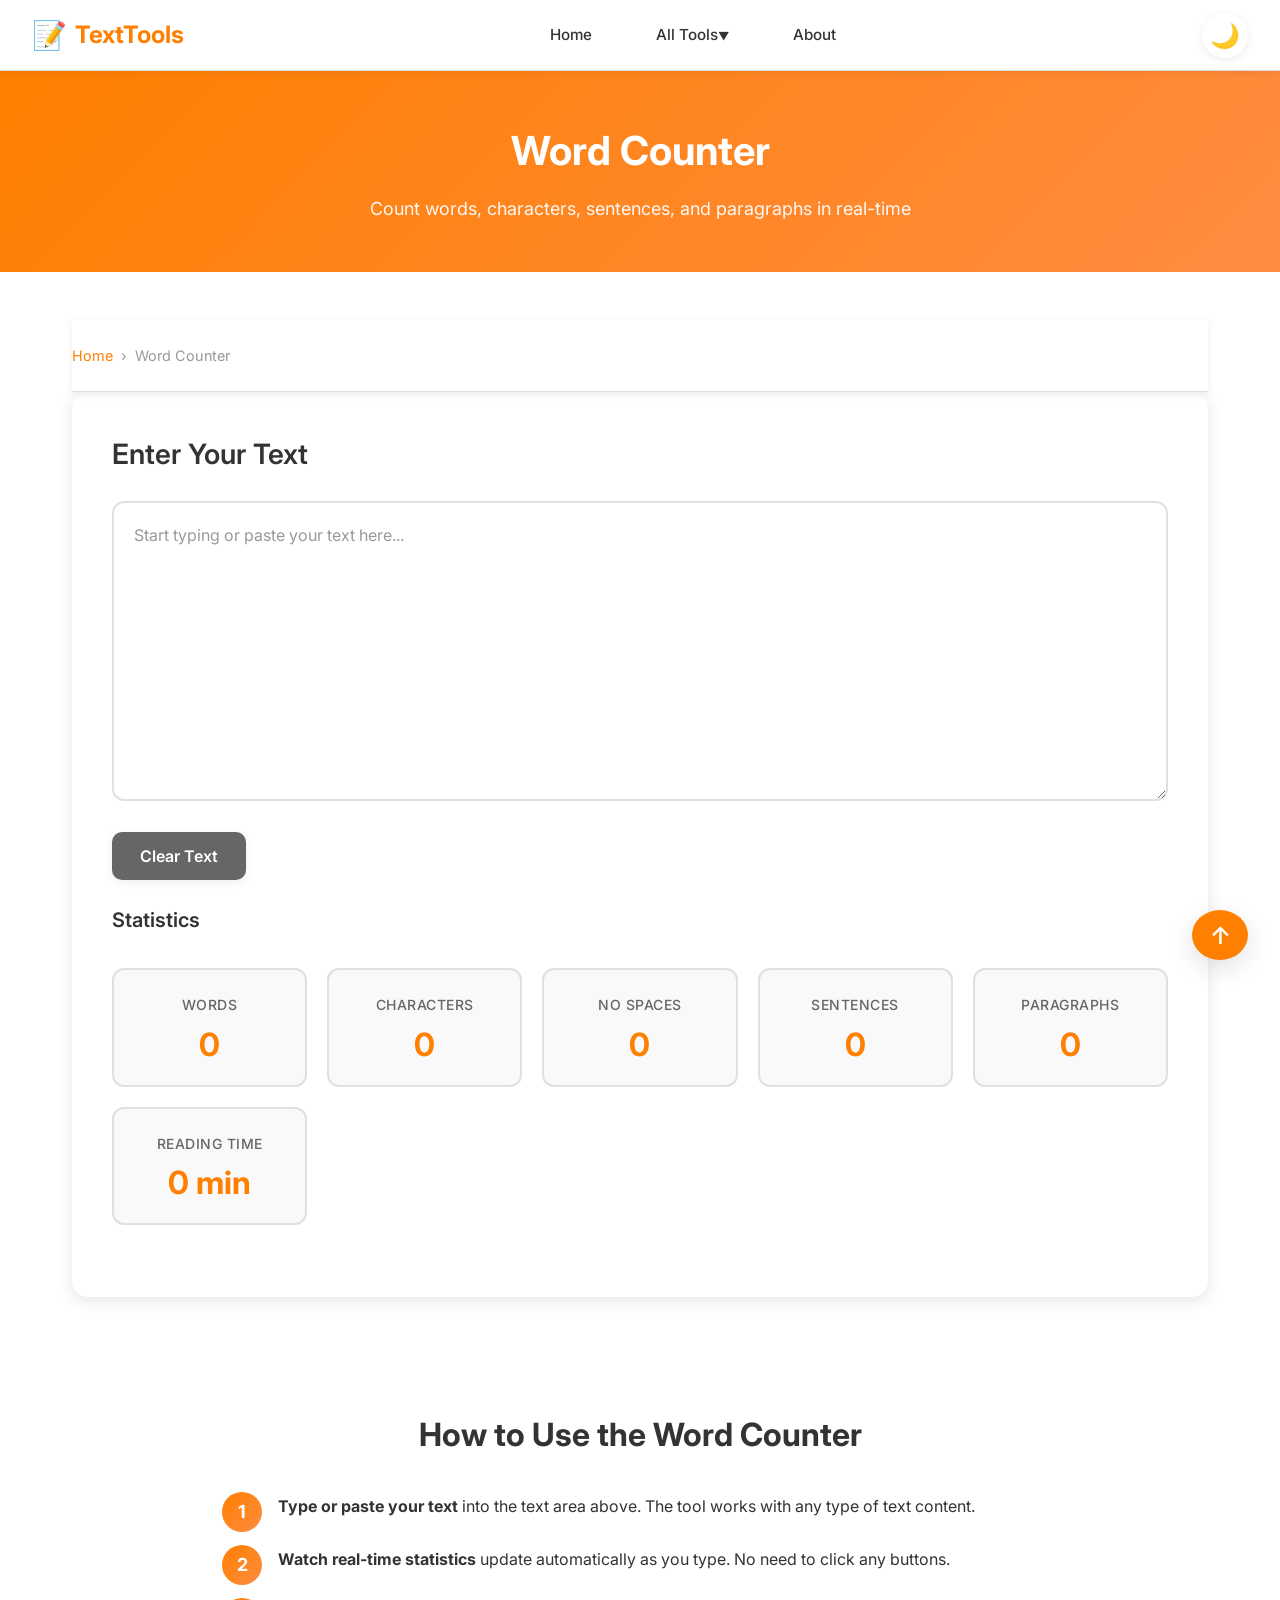
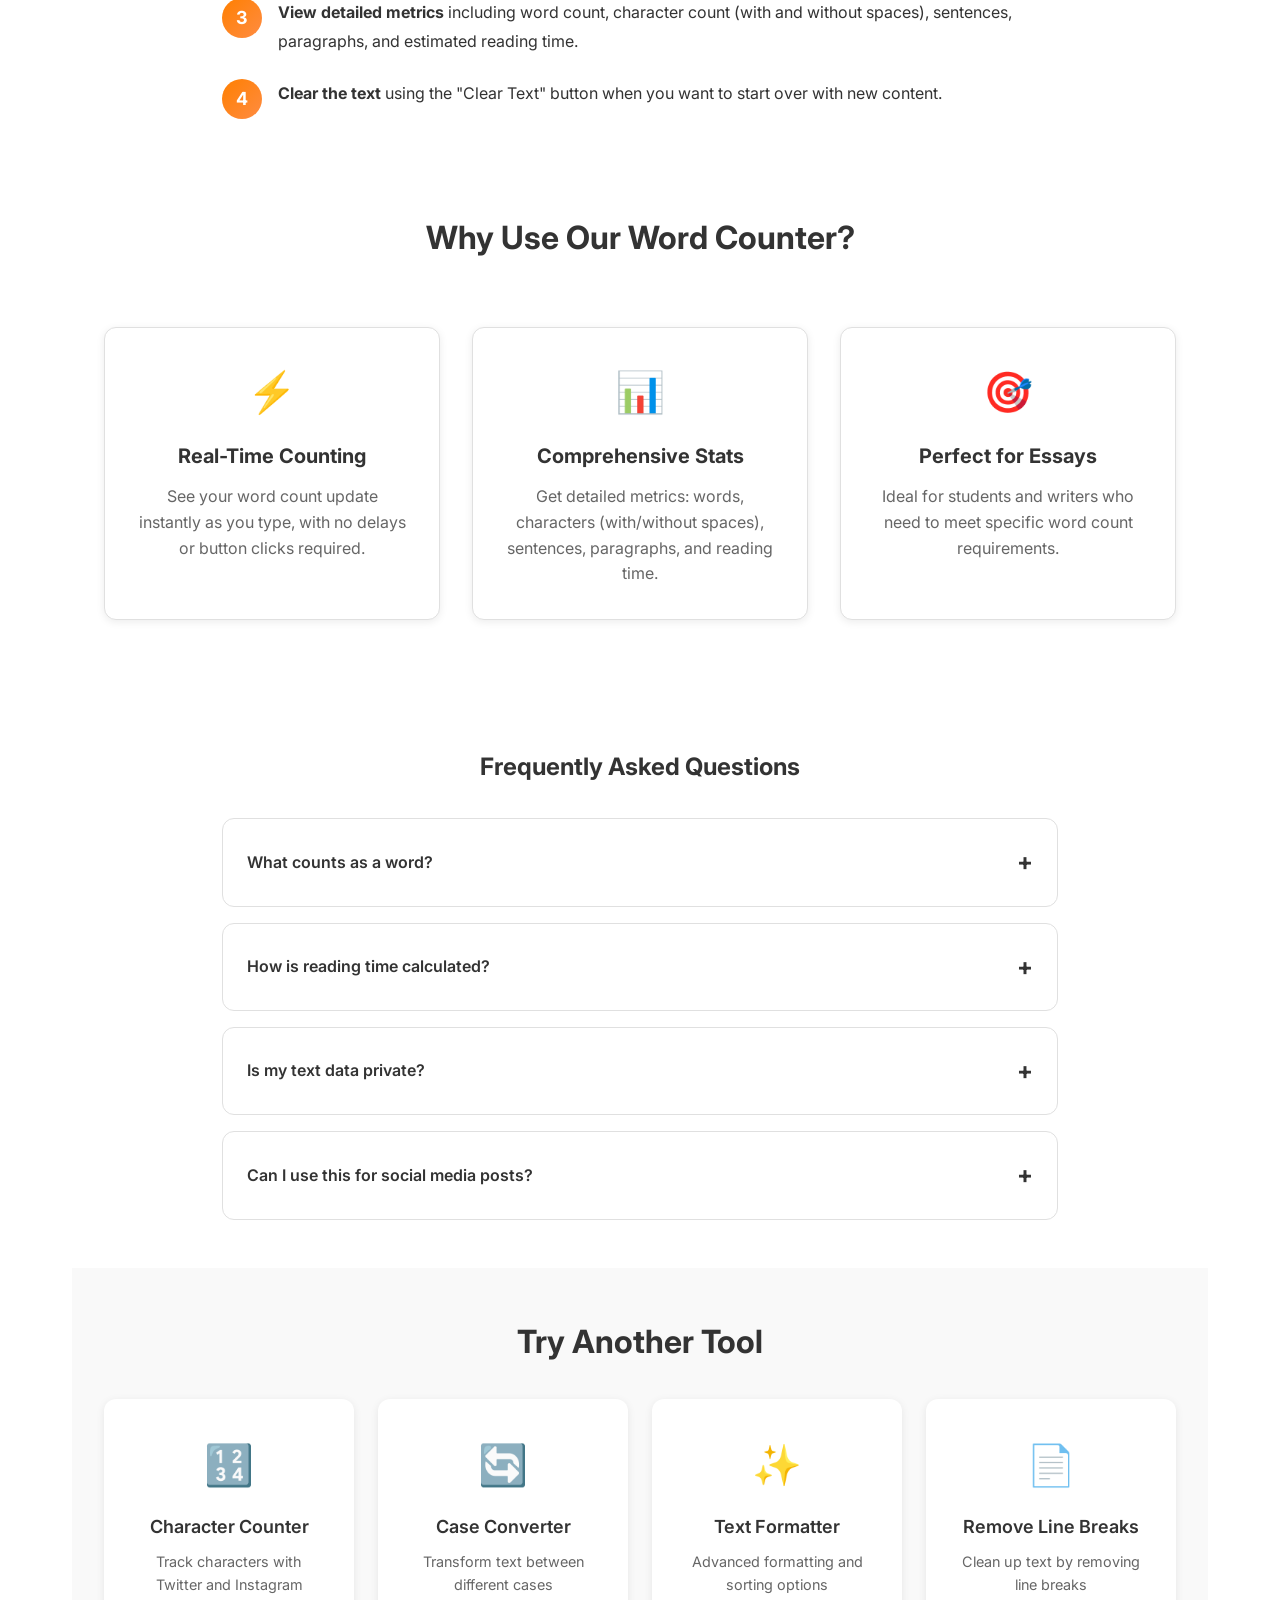
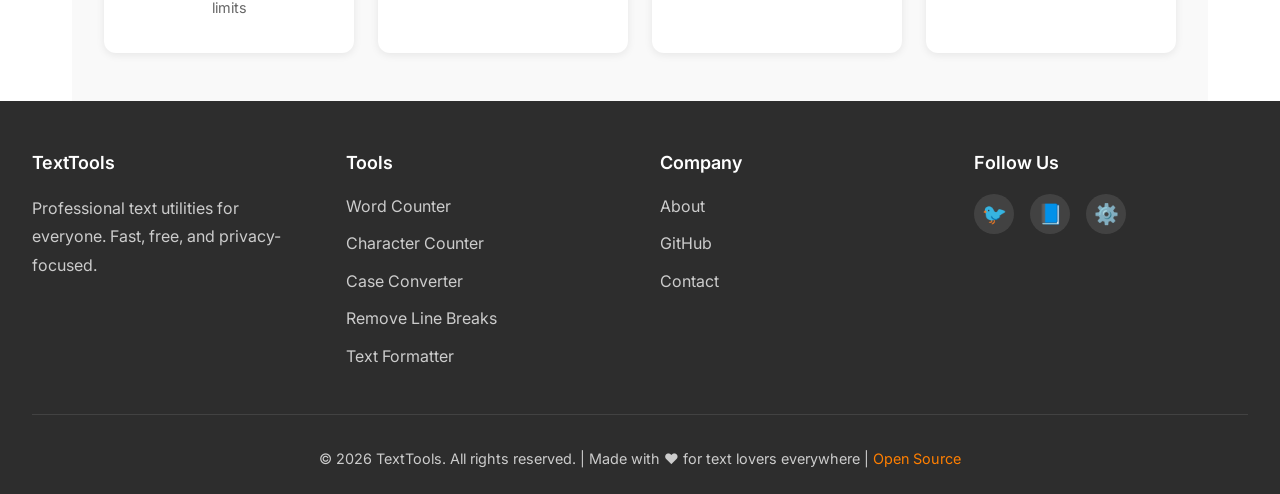
<file: word-counter.html>
<!DOCTYPE html>
<html lang="en">
<head>
    <meta charset="UTF-8">
    <meta name="viewport" content="width=device-width, initial-scale=1.0">
    <title>Word Counter - Count Words, Characters, Sentences & Reading Time | TextTools</title>
    <meta name="description" content="Free online word counter tool. Count words, characters (with and without spaces), sentences, paragraphs, and estimate reading time. Perfect for essays, articles, and content creation.">
    
    <!-- Open Graph Meta Tags -->
    <meta property="og:title" content="Word Counter - Free Online Word & Character Counter">
    <meta property="og:description" content="Count words, characters, sentences, paragraphs, and estimate reading time instantly.">
    <meta property="og:type" content="website">
    
    <!-- Google Fonts -->
    <link rel="preconnect" href="https://fonts.googleapis.com">
    <link rel="preconnect" href="https://fonts.gstatic.com" crossorigin>
    <link href="https://fonts.googleapis.com/css2?family=Inter:wght@400;500;600;700&display=swap" rel="stylesheet">
    
    <link rel="stylesheet" href="css/style.css">
</head>
<body>
    <!-- Navigation -->
    <nav>
        <div class="nav-container">
            <a href="index.html" class="logo">
                <span class="logo-icon">📝</span>
                <span>TextTools</span>
            </a>
            
            <ul class="nav-menu">
                <li><a href="index.html">Home</a></li>
                <li class="dropdown">
                    <a class="dropdown-trigger">All Tools</a>
                    <div class="dropdown-menu">
                        <a href="word-counter.html">
                            <span class="tool-icon">📊</span>
                            <span>Word Counter</span>
                        </a>
                        <a href="char-counter.html">
                            <span class="tool-icon">🔢</span>
                            <span>Character Counter</span>
                        </a>
                        <a href="case-converter.html">
                            <span class="tool-icon">🔄</span>
                            <span>Case Converter</span>
                        </a>
                        <a href="remove-line-breaks.html">
                            <span class="tool-icon">📄</span>
                            <span>Remove Line Breaks</span>
                        </a>
                        <a href="formatter.html">
                            <span class="tool-icon">✨</span>
                            <span>Text Formatter</span>
                        </a>
                    </div>
                </li>
                <li><a href="index.html#about">About</a></li>
            </ul>
            
            <div style="display: flex; align-items: center; gap: 1rem;">
                <button class="dark-mode-toggle" id="darkModeToggle" aria-label="Toggle dark mode" aria-pressed="false">
                    🌙
                </button>
                <button class="mobile-menu-btn" id="mobileMenuBtn" aria-label="Open menu">
                    ☰
                </button>
            </div>
        </div>
    </nav>

    <!-- Mobile Menu Overlay -->
    <div class="mobile-menu-overlay" id="mobileMenuOverlay"></div>
    
    <!-- Mobile Menu -->
    <div class="mobile-menu" id="mobileMenu">
        <div class="mobile-menu-header">
            <span class="logo">📝 TextTools</span>
            <button class="mobile-menu-close" id="mobileMenuClose" aria-label="Close menu">
                ✕
            </button>
        </div>
        <div class="mobile-menu-content">
            <ul>
                <li><a href="index.html">Home</a></li>
                <li><a href="word-counter.html" class="active">📊 Word Counter</a></li>
                <li><a href="char-counter.html">🔢 Character Counter</a></li>
                <li><a href="case-converter.html">🔄 Case Converter</a></li>
                <li><a href="remove-line-breaks.html">📄 Remove Line Breaks</a></li>
                <li><a href="formatter.html">✨ Text Formatter</a></li>
                <li><a href="index.html#about">About</a></li>
            </ul>
        </div>
    </div>

    <!-- Tool Header Banner -->
    <div class="tool-header">
        <h1>Word Counter</h1>
        <p>Count words, characters, sentences, and paragraphs in real-time</p>
    </div>

    <!-- Main Content -->
    <main>
        <div class="container">
            <!-- Breadcrumb -->
            <nav class="breadcrumb" aria-label="Breadcrumb">
                <a href="index.html">Home</a>
                <span>›</span>
                <span>Word Counter</span>
            </nav>

            <!-- Tool Section -->
            <section class="tool-section">
                <h2>Enter Your Text</h2>
                <textarea id="textInput" placeholder="Start typing or paste your text here..." aria-label="Text input"></textarea>

                <div class="btn-group">
                    <button id="clearBtn" class="secondary">Clear Text</button>
                </div>

                <h3>Statistics</h3>
                <div class="stats">
                    <div class="stat-box">
                        <div class="label">Words</div>
                        <div class="value" id="wordCount">0</div>
                    </div>
                    <div class="stat-box">
                        <div class="label">Characters</div>
                        <div class="value" id="charCountWithSpaces">0</div>
                    </div>
                    <div class="stat-box">
                        <div class="label">No Spaces</div>
                        <div class="value" id="charCountNoSpaces">0</div>
                    </div>
                    <div class="stat-box">
                        <div class="label">Sentences</div>
                        <div class="value" id="sentenceCount">0</div>
                    </div>
                    <div class="stat-box">
                        <div class="label">Paragraphs</div>
                        <div class="value" id="paragraphCount">0</div>
                    </div>
                    <div class="stat-box">
                        <div class="label">Reading Time</div>
                        <div class="value" id="readingTime">0 min</div>
                    </div>
                </div>
            </section>

            <!-- SEO Content: How to Use -->
            <section class="seo-section">
                <div class="how-to-use">
                    <h2>How to Use the Word Counter</h2>
                    <ol>
                        <li><strong>Type or paste your text</strong> into the text area above. The tool works with any type of text content.</li>
                        <li><strong>Watch real-time statistics</strong> update automatically as you type. No need to click any buttons.</li>
                        <li><strong>View detailed metrics</strong> including word count, character count (with and without spaces), sentences, paragraphs, and estimated reading time.</li>
                        <li><strong>Clear the text</strong> using the "Clear Text" button when you want to start over with new content.</li>
                    </ol>
                </div>

                <!-- Benefits -->
                <h2>Why Use Our Word Counter?</h2>
                <div class="benefits-grid">
                    <div class="benefit-card">
                        <div class="icon">⚡</div>
                        <h3>Real-Time Counting</h3>
                        <p>See your word count update instantly as you type, with no delays or button clicks required.</p>
                    </div>
                    
                    <div class="benefit-card">
                        <div class="icon">📊</div>
                        <h3>Comprehensive Stats</h3>
                        <p>Get detailed metrics: words, characters (with/without spaces), sentences, paragraphs, and reading time.</p>
                    </div>
                    
                    <div class="benefit-card">
                        <div class="icon">🎯</div>
                        <h3>Perfect for Essays</h3>
                        <p>Ideal for students and writers who need to meet specific word count requirements.</p>
                    </div>
                </div>
            </section>

            <!-- FAQ Section -->
            <section class="faq-section">
                <h2 style="text-align: center; margin-bottom: 2rem;">Frequently Asked Questions</h2>
                
                <div class="faq-item">
                    <div class="faq-question">What counts as a word?</div>
                    <div class="faq-answer">
                        <p>A word is any sequence of characters separated by spaces. Numbers, URLs, and hyphenated words count as single words. Contractions like "don't" or "it's" also count as one word.</p>
                    </div>
                </div>

                <div class="faq-item">
                    <div class="faq-question">How is reading time calculated?</div>
                    <div class="faq-answer">
                        <p>Reading time is estimated based on an average reading speed of 200 words per minute, which is standard for adult readers. The actual time may vary based on text complexity and individual reading speed.</p>
                    </div>
                </div>

                <div class="faq-item">
                    <div class="faq-question">Is my text data private?</div>
                    <div class="faq-answer">
                        <p>Yes, absolutely! All processing happens entirely in your browser. Your text never leaves your device and is not sent to any server. We don't store or track any of your content.</p>
                    </div>
                </div>

                <div class="faq-item">
                    <div class="faq-question">Can I use this for social media posts?</div>
                    <div class="faq-answer">
                        <p>Yes! The character counter is perfect for ensuring your posts fit within platform limits. Twitter allows 280 characters, and we show both characters with and without spaces.</p>
                    </div>
                </div>
            </section>

            <!-- Try Another Tool Section -->
            <section class="try-another-section">
                <h2>Try Another Tool</h2>
                <div class="tool-suggestions">
                    <a href="char-counter.html" class="tool-suggestion-card">
                        <div class="icon">🔢</div>
                        <h3>Character Counter</h3>
                        <p>Track characters with Twitter and Instagram limits</p>
                    </a>
                    
                    <a href="case-converter.html" class="tool-suggestion-card">
                        <div class="icon">🔄</div>
                        <h3>Case Converter</h3>
                        <p>Transform text between different cases</p>
                    </a>
                    
                    <a href="formatter.html" class="tool-suggestion-card">
                        <div class="icon">✨</div>
                        <h3>Text Formatter</h3>
                        <p>Advanced formatting and sorting options</p>
                    </a>
                    
                    <a href="remove-line-breaks.html" class="tool-suggestion-card">
                        <div class="icon">📄</div>
                        <h3>Remove Line Breaks</h3>
                        <p>Clean up text by removing line breaks</p>
                    </a>
                </div>
            </section>
        </div>
    </main>

    <!-- Footer -->
    <footer>
        <div class="footer-content">
            <div class="footer-column">
                <h3>TextTools</h3>
                <p>Professional text utilities for everyone. Fast, free, and privacy-focused.</p>
            </div>
            
            <div class="footer-column">
                <h3>Tools</h3>
                <ul>
                    <li><a href="word-counter.html">Word Counter</a></li>
                    <li><a href="char-counter.html">Character Counter</a></li>
                    <li><a href="case-converter.html">Case Converter</a></li>
                    <li><a href="remove-line-breaks.html">Remove Line Breaks</a></li>
                    <li><a href="formatter.html">Text Formatter</a></li>
                </ul>
            </div>
            
            <div class="footer-column">
                <h3>Company</h3>
                <ul>
                    <li><a href="index.html#about">About</a></li>
                    <li><a href="https://github.com/wonderful809/word-counter1">GitHub</a></li>
                    <li><a href="https://github.com/wonderful809/word-counter1/issues">Contact</a></li>
                </ul>
            </div>
            
            <div class="footer-column">
                <h3>Follow Us</h3>
                <div class="social-links">
                    <a href="#" aria-label="Twitter">🐦</a>
                    <a href="#" aria-label="Facebook">📘</a>
                    <a href="https://github.com/wonderful809/word-counter1" aria-label="GitHub">⚙️</a>
                </div>
            </div>
        </div>
        
        <div class="footer-bottom">
            <p>&copy; 2026 TextTools. All rights reserved. | Made with ❤️ for text lovers everywhere | <a href="https://github.com/wonderful809/word-counter1">Open Source</a></p>
        </div>
    </footer>

    <!-- Back to Top Button -->
    <button class="back-to-top" id="backToTop" aria-label="Back to top">
        ↑
    </button>

    <script src="js/shared.js"></script>
    <script src="js/word-counter.js"></script>
</body>
</html>
</file>
<file: css/style.css>
/* Text Tools & Word Counter Hub - iLovePDF Style Redesign */

/* ==================== COLOR PALETTE ==================== */
:root {
    /* Primary Orange Colors */
    --primary: #FF7F00;
    --primary-hover: #E06F00;
    --primary-light: #FFF3E6;
    --primary-gradient: linear-gradient(135deg, #FF7F00, #FF8C42);
    
    /* Text Colors */
    --text-dark: #333333;
    --text-medium: #666666;
    --text-light: #999999;
    
    /* Background Colors */
    --bg-white: #FFFFFF;
    --bg-light: #F9F9F9;
    --bg-card: #FFFFFF;
    
    /* Footer */
    --footer-bg: #2D2D2D;
    --footer-text: #CCCCCC;
    
    /* Borders & Shadows */
    --border-color: #E0E0E0;
    --shadow-sm: 0 2px 8px rgba(0, 0, 0, 0.08);
    --shadow-md: 0 4px 16px rgba(0, 0, 0, 0.1);
    --shadow-lg: 0 8px 24px rgba(0, 0, 0, 0.12);
    --shadow-orange: 0 8px 24px rgba(255, 127, 0, 0.2);
    
    /* Transitions */
    --transition: all 0.3s ease;
}

/* Dark Mode Variables */
.dark-mode {
    --text-dark: #E0E0E0;
    --text-medium: #B0B0B0;
    --text-light: #808080;
    --bg-white: #1A1A1A;
    --bg-light: #242424;
    --bg-card: #2D2D2D;
    --border-color: #404040;
    --footer-bg: #0D0D0D;
    --footer-text: #999999;
}

/* ==================== GLOBAL STYLES ==================== */
* {
    margin: 0;
    padding: 0;
    box-sizing: border-box;
}

html {
    scroll-behavior: smooth;
}

body {
    font-family: 'Inter', -apple-system, BlinkMacSystemFont, 'Segoe UI', Roboto, sans-serif;
    background-color: var(--bg-white);
    color: var(--text-dark);
    line-height: 1.6;
    min-height: 100vh;
    display: flex;
    flex-direction: column;
    opacity: 0;
    transition: opacity 0.3s ease;
}

body.loaded {
    opacity: 1;
}

/* ==================== NAVIGATION BAR ==================== */
nav {
    background-color: var(--bg-white);
    box-shadow: var(--shadow-sm);
    position: sticky;
    top: 0;
    z-index: 1000;
    border-bottom: 1px solid var(--border-color);
}

.nav-container {
    max-width: 1400px;
    margin: 0 auto;
    padding: 0 2rem;
    display: flex;
    justify-content: space-between;
    align-items: center;
    height: 70px;
}

.logo {
    display: flex;
    align-items: center;
    gap: 0.5rem;
    font-size: 1.5rem;
    font-weight: 700;
    color: var(--primary);
    text-decoration: none;
    transition: var(--transition);
}

.logo-icon {
    font-size: 1.75rem;
}

.logo:hover {
    color: var(--primary-hover);
}

.nav-menu {
    display: flex;
    align-items: center;
    gap: 2rem;
    list-style: none;
}

.nav-menu > li {
    position: relative;
}

.nav-menu a {
    color: var(--text-dark);
    text-decoration: none;
    font-weight: 500;
    font-size: 0.95rem;
    padding: 0.5rem 1rem;
    border-radius: 8px;
    transition: var(--transition);
    display: block;
}

.nav-menu a:hover {
    background-color: var(--bg-light);
    color: var(--primary);
}

.nav-menu a.active {
    background-color: var(--primary);
    color: white;
}

/* Dropdown Menu */
.dropdown {
    position: relative;
}

.dropdown-trigger {
    cursor: pointer;
    display: flex;
    align-items: center;
    gap: 0.25rem;
}

.dropdown-trigger::after {
    content: '▼';
    font-size: 0.7rem;
    transition: var(--transition);
}

.dropdown:hover .dropdown-trigger::after {
    transform: rotate(180deg);
}

.dropdown-menu {
    position: absolute;
    top: 100%;
    left: 0;
    min-width: 220px;
    background: var(--bg-card);
    border-radius: 12px;
    box-shadow: var(--shadow-lg);
    padding: 0.5rem;
    opacity: 0;
    visibility: hidden;
    transform: translateY(-10px);
    transition: var(--transition);
    margin-top: 0.5rem;
    border: 1px solid var(--border-color);
}

.dropdown-menu.show {
    opacity: 1;
    visibility: visible;
    transform: translateY(0);
}

.dropdown-menu a {
    padding: 0.75rem 1rem;
    border-radius: 8px;
    display: flex;
    align-items: center;
    gap: 0.75rem;
}

.dropdown-menu a .tool-icon {
    font-size: 1.25rem;
}

/* Dark Mode Toggle */
.dark-mode-toggle {
    background: none;
    border: none;
    font-size: 1.5rem;
    cursor: pointer;
    padding: 0.5rem;
    border-radius: 50%;
    transition: var(--transition);
    color: var(--text-dark);
}

.dark-mode-toggle:hover {
    background-color: var(--bg-light);
    transform: scale(1.1);
}

/* Mobile Menu Button */
.mobile-menu-btn {
    display: none;
    background: none;
    border: none;
    font-size: 1.75rem;
    cursor: pointer;
    color: var(--text-dark);
    padding: 0.5rem;
}

/* Mobile Menu Overlay */
.mobile-menu-overlay {
    display: none;
    position: fixed;
    top: 0;
    left: 0;
    right: 0;
    bottom: 0;
    background: rgba(0, 0, 0, 0.5);
    z-index: 999;
    opacity: 0;
    transition: opacity 0.3s ease;
}

.mobile-menu-overlay.active {
    opacity: 1;
}

/* Mobile Menu */
.mobile-menu {
    position: fixed;
    top: 0;
    right: -100%;
    width: 300px;
    height: 100vh;
    background: var(--bg-card);
    z-index: 1000;
    transition: right 0.3s ease;
    overflow-y: auto;
    box-shadow: -4px 0 20px rgba(0, 0, 0, 0.1);
}

.mobile-menu.active {
    right: 0;
}

.mobile-menu-header {
    display: flex;
    justify-content: space-between;
    align-items: center;
    padding: 1.5rem;
    border-bottom: 1px solid var(--border-color);
}

.mobile-menu-close {
    background: none;
    border: none;
    font-size: 1.75rem;
    cursor: pointer;
    color: var(--text-dark);
    padding: 0.5rem;
}

.mobile-menu-content {
    padding: 1rem;
}

.mobile-menu-content ul {
    list-style: none;
}

.mobile-menu-content li {
    margin-bottom: 0.5rem;
}

.mobile-menu-content a {
    display: block;
    padding: 1rem;
    color: var(--text-dark);
    text-decoration: none;
    border-radius: 8px;
    transition: var(--transition);
    font-weight: 500;
}

.mobile-menu-content a:hover,
.mobile-menu-content a.active {
    background-color: var(--primary);
    color: white;
}

/* ==================== MAIN CONTENT AREA ==================== */
main {
    flex: 1;
}

.container {
    max-width: 1200px;
    margin: 0 auto;
    padding: 0 2rem;
}

/* ==================== HERO SECTION ==================== */
.hero {
    text-align: center;
    padding: 4rem 2rem;
    background: var(--bg-white);
}

.hero h1 {
    font-size: 3rem;
    font-weight: 700;
    color: var(--text-dark);
    margin-bottom: 1rem;
    line-height: 1.2;
}

.hero p {
    font-size: 1.25rem;
    color: var(--text-medium);
    max-width: 800px;
    margin: 0 auto;
    line-height: 1.6;
}

/* ==================== TOOL GRID ==================== */
.tool-grid {
    display: grid;
    grid-template-columns: repeat(auto-fit, minmax(300px, 1fr));
    gap: 2rem;
    padding: 3rem 0;
}

.tool-card {
    background: var(--bg-card);
    border-radius: 16px;
    padding: 2.5rem;
    text-decoration: none;
    color: var(--text-dark);
    box-shadow: var(--shadow-sm);
    border: 2px solid transparent;
    transition: var(--transition);
    display: flex;
    flex-direction: column;
    align-items: center;
    text-align: center;
}

.tool-card:hover {
    transform: translateY(-8px);
    box-shadow: var(--shadow-orange);
    border-color: var(--primary-light);
}

.tool-icon {
    font-size: 4rem;
    margin-bottom: 1.5rem;
    display: flex;
    align-items: center;
    justify-content: center;
    width: 100px;
    height: 100px;
    background: var(--primary-light);
    border-radius: 20px;
    transition: var(--transition);
}

.tool-card:hover .tool-icon {
    transform: scale(1.1);
    background: var(--primary-gradient);
}

.tool-card:hover .tool-icon span {
    filter: brightness(0) invert(1);
}

.tool-card h3 {
    font-size: 1.5rem;
    font-weight: 600;
    color: var(--text-dark);
    margin-bottom: 0.75rem;
}

.tool-card p {
    font-size: 1rem;
    color: var(--text-medium);
    line-height: 1.6;
}

/* ==================== TOOL PAGES ==================== */
/* Colored Header Banner */
.tool-header {
    background: var(--primary-gradient);
    color: white;
    text-align: center;
    padding: 3rem 2rem;
    margin-bottom: 3rem;
}

.tool-header h1 {
    font-size: 2.5rem;
    font-weight: 700;
    margin-bottom: 0.75rem;
}

.tool-header p {
    font-size: 1.125rem;
    opacity: 0.95;
    max-width: 700px;
    margin: 0 auto;
}

/* Breadcrumbs */
.breadcrumb {
    display: flex;
    align-items: center;
    gap: 0.5rem;
    padding: 1.5rem 0;
    font-size: 0.9rem;
    color: var(--text-medium);
}

.breadcrumb a {
    color: var(--primary);
    text-decoration: none;
    transition: var(--transition);
}

.breadcrumb a:hover {
    color: var(--primary-hover);
}

.breadcrumb span {
    color: var(--text-light);
}

/* Tool Section */
.tool-section {
    background: var(--bg-card);
    border-radius: 16px;
    padding: 2.5rem;
    box-shadow: var(--shadow-md);
    margin-bottom: 2rem;
}

.tool-section h2 {
    color: var(--text-dark);
    font-size: 1.75rem;
    margin-bottom: 1.5rem;
    font-weight: 600;
}

.tool-section h3 {
    color: var(--text-dark);
    font-size: 1.25rem;
    margin-bottom: 1rem;
    font-weight: 600;
}

/* Input/Output Areas */
textarea {
    width: 100%;
    min-height: 300px;
    padding: 1.25rem;
    border: 2px solid var(--border-color);
    border-radius: 12px;
    font-family: 'Inter', monospace;
    font-size: 1rem;
    line-height: 1.6;
    resize: vertical;
    transition: var(--transition);
    background-color: var(--bg-white);
    color: var(--text-dark);
}

textarea:focus {
    outline: none;
    border-color: var(--primary);
    box-shadow: 0 0 0 3px var(--primary-light);
}

textarea.output {
    background-color: var(--bg-light);
}

textarea::placeholder {
    color: var(--text-light);
}

/* Empty State / Drop Zone */
.textarea-wrapper {
    position: relative;
}

.textarea-empty-state {
    position: absolute;
    top: 50%;
    left: 50%;
    transform: translate(-50%, -50%);
    text-align: center;
    pointer-events: none;
    color: var(--text-light);
}

.textarea-empty-state.hidden {
    display: none;
}

.textarea-empty-state .icon {
    font-size: 3rem;
    margin-bottom: 0.5rem;
    opacity: 0.5;
}

.textarea-empty-state p {
    font-size: 1.125rem;
    font-weight: 500;
}

/* ==================== BUTTONS ==================== */
.btn-group {
    display: flex;
    gap: 1rem;
    flex-wrap: wrap;
    margin: 1.5rem 0;
}

button,
.btn {
    background: var(--primary);
    color: white;
    border: none;
    padding: 0.875rem 1.75rem;
    border-radius: 10px;
    font-size: 1rem;
    font-weight: 600;
    cursor: pointer;
    transition: var(--transition);
    font-family: 'Inter', sans-serif;
    box-shadow: var(--shadow-sm);
    display: inline-flex;
    align-items: center;
    gap: 0.5rem;
}

button:hover,
.btn:hover {
    background: var(--primary-hover);
    transform: translateY(-2px) scale(1.02);
    box-shadow: var(--shadow-md);
}

button:active,
.btn:active {
    transform: translateY(0) scale(0.98);
}

button.secondary {
    background: var(--text-medium);
}

button.secondary:hover {
    background: var(--text-dark);
}

button:disabled {
    opacity: 0.5;
    cursor: not-allowed;
    transform: none;
}

button.success-state {
    background: #28a745;
}

/* ==================== STATISTICS DISPLAY ==================== */
.stats {
    display: grid;
    grid-template-columns: repeat(auto-fit, minmax(160px, 1fr));
    gap: 1.25rem;
    margin: 2rem 0;
}

.stat-box {
    background: var(--bg-light);
    padding: 1.5rem;
    border-radius: 12px;
    text-align: center;
    border: 2px solid var(--border-color);
    transition: var(--transition);
}

.stat-box:hover {
    border-color: var(--primary);
    transform: translateY(-2px);
}

.stat-box .label {
    font-size: 0.875rem;
    color: var(--text-medium);
    margin-bottom: 0.75rem;
    font-weight: 500;
    text-transform: uppercase;
    letter-spacing: 0.5px;
}

.stat-box .value {
    font-size: 2rem;
    font-weight: 700;
    color: var(--primary);
    line-height: 1;
}

/* ==================== PROGRESS BARS ==================== */
.progress-container {
    margin: 1.5rem 0;
}

.progress-label {
    display: flex;
    justify-content: space-between;
    margin-bottom: 0.75rem;
    font-size: 0.9rem;
    color: var(--text-medium);
    font-weight: 500;
}

.progress-bar {
    width: 100%;
    height: 24px;
    background-color: var(--bg-light);
    border-radius: 12px;
    overflow: hidden;
    border: 1px solid var(--border-color);
    box-shadow: inset 0 2px 4px rgba(0, 0, 0, 0.05);
}

.progress-fill {
    height: 100%;
    background: var(--primary-gradient);
    transition: width 0.3s ease, background 0.3s ease;
    border-radius: 12px;
}

.progress-fill.warning {
    background: linear-gradient(135deg, #FFA500, #FFB733);
}

.progress-fill.danger {
    background: linear-gradient(135deg, #FF4500, #FF6347);
}

/* ==================== OPTIONS & FORMS ==================== */
.options {
    background-color: var(--bg-light);
    padding: 1.75rem;
    border-radius: 12px;
    margin: 1.5rem 0;
    border: 1px solid var(--border-color);
}

.option-group {
    margin-bottom: 1.25rem;
}

.option-group:last-child {
    margin-bottom: 0;
}

.option-group label {
    display: flex;
    align-items: center;
    gap: 0.75rem;
    cursor: pointer;
    font-weight: 500;
    color: var(--text-dark);
    transition: var(--transition);
}

.option-group label:hover {
    color: var(--primary);
}

.option-group input[type="checkbox"],
.option-group input[type="radio"] {
    width: 20px;
    height: 20px;
    cursor: pointer;
    accent-color: var(--primary);
}

/* ==================== SEO CONTENT SECTIONS ==================== */
.seo-section {
    background: var(--bg-white);
    padding: 3rem 0;
}

.seo-section h2 {
    font-size: 2rem;
    color: var(--text-dark);
    margin-bottom: 2rem;
    text-align: center;
}

.how-to-use {
    max-width: 900px;
    margin: 0 auto 3rem;
    padding: 2rem;
}

.how-to-use ol {
    counter-reset: step-counter;
    list-style: none;
    padding: 0;
}

.how-to-use li {
    counter-increment: step-counter;
    margin-bottom: 1.5rem;
    padding-left: 3.5rem;
    position: relative;
    line-height: 1.8;
}

.how-to-use li::before {
    content: counter(step-counter);
    position: absolute;
    left: 0;
    top: 0;
    width: 2.5rem;
    height: 2.5rem;
    background: var(--primary-gradient);
    color: white;
    border-radius: 50%;
    display: flex;
    align-items: center;
    justify-content: center;
    font-weight: 700;
    font-size: 1.125rem;
}

/* Benefits Grid */
.benefits-grid {
    display: grid;
    grid-template-columns: repeat(auto-fit, minmax(280px, 1fr));
    gap: 2rem;
    max-width: 1200px;
    margin: 0 auto;
    padding: 2rem;
}

.benefit-card {
    background: var(--bg-card);
    padding: 2rem;
    border-radius: 12px;
    box-shadow: var(--shadow-sm);
    border: 1px solid var(--border-color);
    text-align: center;
    transition: var(--transition);
}

.benefit-card:hover {
    transform: translateY(-5px);
    box-shadow: var(--shadow-md);
    border-color: var(--primary);
}

.benefit-card .icon {
    font-size: 2.5rem;
    margin-bottom: 1rem;
}

.benefit-card h3 {
    font-size: 1.25rem;
    color: var(--text-dark);
    margin-bottom: 0.75rem;
}

.benefit-card p {
    color: var(--text-medium);
    line-height: 1.6;
}

/* ==================== FAQ ACCORDION ==================== */
.faq-section {
    max-width: 900px;
    margin: 3rem auto;
    padding: 0 2rem;
}

.faq-item {
    background: var(--bg-card);
    border-radius: 12px;
    margin-bottom: 1rem;
    border: 1px solid var(--border-color);
    overflow: hidden;
    transition: var(--transition);
}

.faq-item.active {
    box-shadow: var(--shadow-md);
}

.faq-question {
    padding: 1.5rem;
    cursor: pointer;
    display: flex;
    justify-content: space-between;
    align-items: center;
    font-weight: 600;
    color: var(--text-dark);
    transition: var(--transition);
}

.faq-question:hover {
    color: var(--primary);
}

.faq-question::after {
    content: '+';
    font-size: 1.5rem;
    font-weight: 700;
    transition: var(--transition);
}

.faq-item.active .faq-question::after {
    transform: rotate(45deg);
}

.faq-answer {
    max-height: 0;
    overflow: hidden;
    transition: max-height 0.3s ease;
}

.faq-item.active .faq-answer {
    max-height: 500px;
}

.faq-answer p {
    padding: 0 1.5rem 1.5rem;
    color: var(--text-medium);
    line-height: 1.8;
}

/* ==================== TRY ANOTHER TOOL SECTION ==================== */
.try-another-section {
    background: var(--bg-light);
    padding: 3rem 2rem;
    margin-top: 3rem;
}

.try-another-section h2 {
    text-align: center;
    font-size: 2rem;
    color: var(--text-dark);
    margin-bottom: 2rem;
}

.tool-suggestions {
    display: grid;
    grid-template-columns: repeat(auto-fit, minmax(250px, 1fr));
    gap: 1.5rem;
    max-width: 1200px;
    margin: 0 auto;
}

.tool-suggestion-card {
    background: var(--bg-card);
    padding: 2rem;
    border-radius: 12px;
    text-decoration: none;
    color: var(--text-dark);
    box-shadow: var(--shadow-sm);
    border: 2px solid transparent;
    transition: var(--transition);
    text-align: center;
}

.tool-suggestion-card:hover {
    transform: translateY(-5px);
    box-shadow: var(--shadow-md);
    border-color: var(--primary);
}

.tool-suggestion-card .icon {
    font-size: 2.5rem;
    margin-bottom: 1rem;
}

.tool-suggestion-card h3 {
    font-size: 1.125rem;
    font-weight: 600;
    color: var(--text-dark);
    margin-bottom: 0.5rem;
}

.tool-suggestion-card p {
    font-size: 0.9rem;
    color: var(--text-medium);
}

/* Responsive Design */
@media (max-width: 768px) {
    nav .container {
        flex-direction: column;
        padding: 0 1rem;
    }

    nav .nav-links {
        justify-content: center;
        gap: 0.5rem;
    }

    nav .nav-links a {
        padding: 0.4rem 0.8rem;
        font-size: 0.9rem;
    }

    main {
        padding: 1rem;
    }

    .hero h1 {
        font-size: 2rem;
    }

    .hero p {
        font-size: 1rem;
    }

    .tool-grid {
        grid-template-columns: 1fr;
        gap: 1.5rem;
    }

    .tool-section {
        padding: 1.5rem;
    }

    .btn-group {
        flex-direction: column;
    }

    button, .btn {
        width: 100%;
    }

    .stats {
        grid-template-columns: repeat(2, 1fr);
    }
}

@media (max-width: 480px) {
    .hero h1 {
        font-size: 1.75rem;
    }

    .stats {
        grid-template-columns: 1fr;
    }
}

/* ==================== FOOTER ==================== */
footer {
    background-color: var(--footer-bg);
    color: var(--footer-text);
    padding: 3rem 2rem 1.5rem;
    margin-top: auto;
}

.footer-content {
    max-width: 1400px;
    margin: 0 auto;
    display: grid;
    grid-template-columns: repeat(auto-fit, minmax(220px, 1fr));
    gap: 2.5rem;
    margin-bottom: 2rem;
}

.footer-column h3 {
    color: white;
    font-size: 1.125rem;
    margin-bottom: 1rem;
    font-weight: 600;
}

.footer-column p {
    line-height: 1.8;
    margin-bottom: 1rem;
}

.footer-column ul {
    list-style: none;
}

.footer-column li {
    margin-bottom: 0.75rem;
}

.footer-column a {
    color: var(--footer-text);
    text-decoration: none;
    transition: var(--transition);
    display: inline-block;
}

.footer-column a:hover {
    color: var(--primary);
    transform: translateX(5px);
}

.social-links {
    display: flex;
    gap: 1rem;
    margin-top: 1rem;
}

.social-links a {
    width: 40px;
    height: 40px;
    background: rgba(255, 255, 255, 0.1);
    border-radius: 50%;
    display: flex;
    align-items: center;
    justify-content: center;
    font-size: 1.25rem;
    transition: var(--transition);
}

.social-links a:hover {
    background: var(--primary);
    transform: translateY(-3px);
}

.footer-bottom {
    text-align: center;
    padding-top: 2rem;
    border-top: 1px solid rgba(255, 255, 255, 0.1);
    font-size: 0.9rem;
}

.footer-bottom a {
    color: var(--primary);
    text-decoration: none;
}

.footer-bottom a:hover {
    text-decoration: underline;
}

/* ==================== TOAST NOTIFICATIONS ==================== */
.toast {
    position: fixed;
    top: -100px;
    left: 50%;
    transform: translateX(-50%);
    background: var(--text-dark);
    color: white;
    padding: 1rem 2rem;
    border-radius: 10px;
    box-shadow: var(--shadow-lg);
    z-index: 10000;
    transition: top 0.3s ease;
    font-weight: 500;
}

.toast.show {
    top: 20px;
}

/* ==================== BACK TO TOP BUTTON ==================== */
.back-to-top {
    position: fixed;
    bottom: -60px;
    right: 2rem;
    width: 50px;
    height: 50px;
    background: var(--primary);
    color: white;
    border: none;
    border-radius: 50%;
    font-size: 1.5rem;
    cursor: pointer;
    box-shadow: var(--shadow-lg);
    transition: var(--transition);
    z-index: 999;
    display: flex;
    align-items: center;
    justify-content: center;
}

.back-to-top.visible {
    bottom: 2rem;
}

.back-to-top:hover {
    background: var(--primary-hover);
    transform: translateY(-5px);
}

/* ==================== SCROLL REVEAL ANIMATION ==================== */
.scroll-reveal {
    opacity: 0;
    transform: translateY(30px);
    transition: opacity 0.6s ease, transform 0.6s ease;
}

.scroll-reveal.revealed {
    opacity: 1;
    transform: translateY(0);
}

/* ==================== ALERTS ==================== */
.alert {
    padding: 1rem 1.5rem;
    border-radius: 10px;
    margin: 1rem 0;
    font-weight: 500;
    border-left: 4px solid;
}

.alert.success {
    background-color: #d4edda;
    color: #155724;
    border-color: #28a745;
}

.alert.info {
    background-color: #d1ecf1;
    color: #0c5460;
    border-color: #17a2b8;
}

.alert.warning {
    background-color: #fff3cd;
    color: #856404;
    border-color: #ffc107;
}

/* ==================== PROMOTIONAL SECTION ==================== */
.promo-section {
    background: var(--primary-light);
    padding: 3rem 2rem;
    border-radius: 16px;
    text-align: center;
    margin: 3rem 0;
}

.promo-section h2 {
    font-size: 2rem;
    color: var(--text-dark);
    margin-bottom: 1rem;
}

.promo-section p {
    font-size: 1.125rem;
    color: var(--text-medium);
    max-width: 700px;
    margin: 0 auto;
}

/* ==================== RESPONSIVE DESIGN ==================== */
@media (max-width: 1024px) {
    .tool-grid {
        grid-template-columns: repeat(2, 1fr);
    }
    
    .benefits-grid {
        grid-template-columns: repeat(2, 1fr);
    }
}

@media (max-width: 768px) {
    /* Navigation */
    .nav-menu {
        display: none;
    }
    
    .mobile-menu-btn,
    .mobile-menu-overlay {
        display: block;
    }
    
    .dark-mode-toggle {
        font-size: 1.25rem;
    }
    
    /* Hero */
    .hero {
        padding: 2.5rem 1.5rem;
    }
    
    .hero h1 {
        font-size: 2rem;
    }
    
    .hero p {
        font-size: 1rem;
    }
    
    /* Tool Header */
    .tool-header h1 {
        font-size: 2rem;
    }
    
    .tool-header p {
        font-size: 1rem;
    }
    
    /* Tool Grid */
    .tool-grid {
        grid-template-columns: 1fr;
        gap: 1.5rem;
        padding: 2rem 0;
    }
    
    /* Tool Section */
    .tool-section {
        padding: 1.5rem;
    }
    
    /* Buttons */
    .btn-group {
        flex-direction: column;
    }
    
    button,
    .btn {
        width: 100%;
        justify-content: center;
    }
    
    /* Stats */
    .stats {
        grid-template-columns: repeat(2, 1fr);
    }
    
    /* Benefits */
    .benefits-grid {
        grid-template-columns: 1fr;
    }
    
    /* Footer */
    .footer-content {
        grid-template-columns: 1fr;
        gap: 2rem;
    }
    
    /* Back to Top */
    .back-to-top.visible {
        bottom: 1rem;
        right: 1rem;
    }
}

@media (max-width: 480px) {
    .nav-container {
        padding: 0 1rem;
        height: 60px;
    }
    
    .logo {
        font-size: 1.25rem;
    }
    
    .hero h1 {
        font-size: 1.75rem;
    }
    
    .tool-section {
        padding: 1.25rem;
    }
    
    .stats {
        grid-template-columns: 1fr;
    }
    
    textarea {
        min-height: 250px;
    }
}

/* ==================== PRINT STYLES ==================== */
@media print {
    nav,
    .mobile-menu-btn,
    .dark-mode-toggle,
    .back-to-top,
    .try-another-section,
    footer {
        display: none;
    }
    
    body {
        background: white;
        color: black;
    }
    
    .tool-section {
        box-shadow: none;
        border: 1px solid #ddd;
    }
}
</file>
